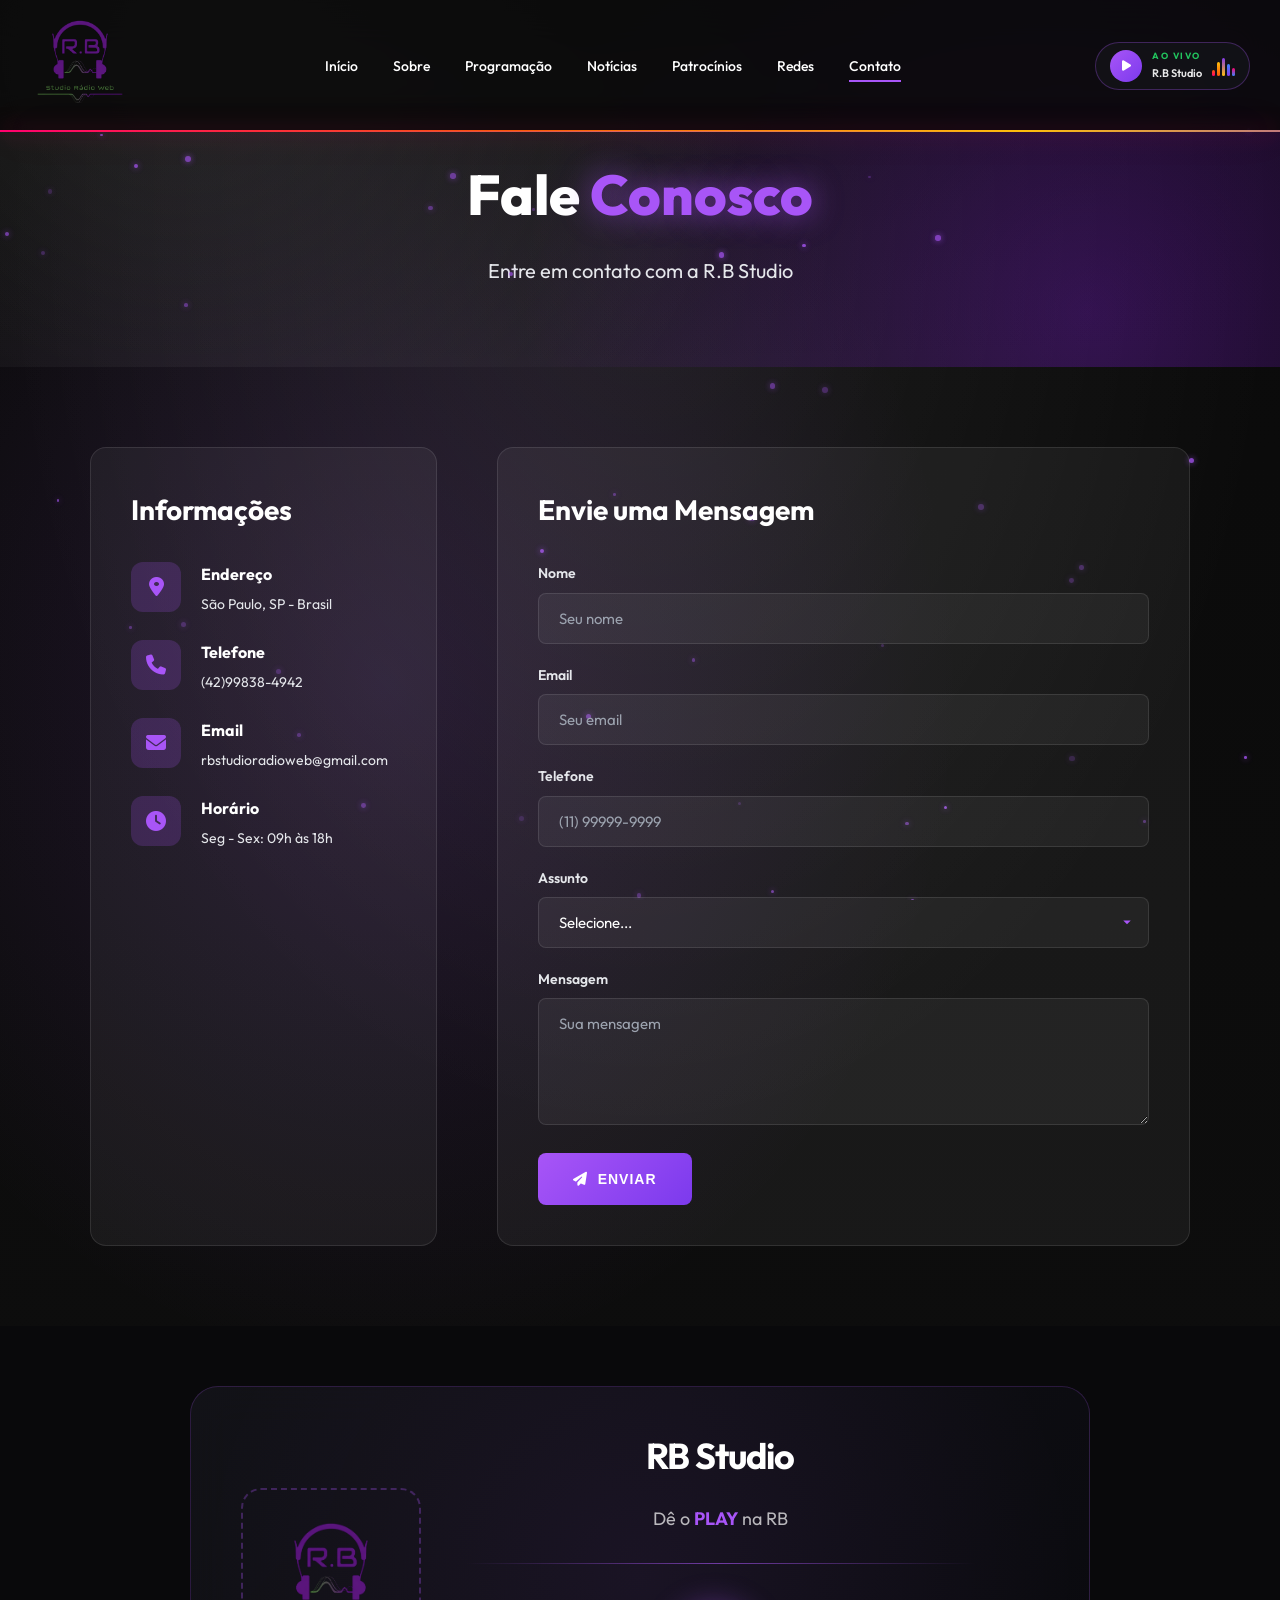
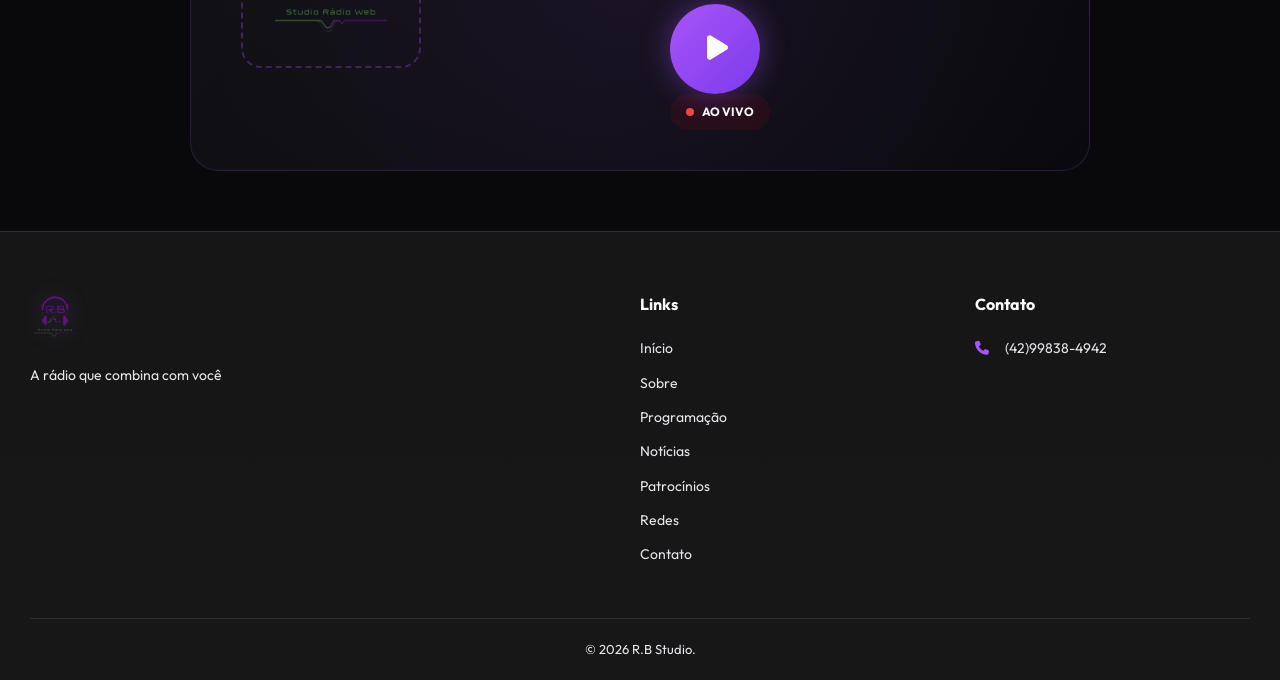
<file: contato.html>
<!DOCTYPE html>
<html lang="pt-BR">
<head>
    <meta charset="UTF-8">
    <meta name="viewport" content="width=device-width, initial-scale=1.0">
    <title>Contato - R.B Studio</title>
    <link rel="stylesheet" href="css/base.css">
    <link rel="stylesheet" href="css/page.css">
    <link rel="stylesheet" href="css/home.css">
    <link rel="stylesheet" href="css/contato.css">
    <link href="https://fonts.googleapis.com/css2?family=Outfit:wght@300;400;500;600;700;800;900&display=swap" rel="stylesheet">
    <link rel="stylesheet" href="https://cdnjs.cloudflare.com/ajax/libs/font-awesome/6.4.0/css/all.min.css">
</head>
<body>
    <div class="particles" id="particles"></div>

    <header class="header" id="header">
        <div class="container">
            <a href="index.html" class="logo"><img src="assets/LOGOrbSEMFUNDO.png" alt="R.B Studio"></a>
            <nav class="main-nav" id="mainNav">
                <a href="index.html">Início</a>
                <a href="sobre.html">Sobre</a>
                <a href="programacao.html">Programação</a>
                <a href="noticias.html">Notícias</a>
                <a href="patrocinadores.html">Patrocínios</a>
                <a href="redes.html">Redes</a>
                <a href="contato.html" class="active">Contato</a>
            </nav>
            <div class="header-player">
              <button class="header-play-btn" id="headerPlayBtn"><i class="fas fa-play"></i></button>
              <div class="header-player-info">
                <span class="header-player-status">AO VIVO</span>
                <span class="header-player-track">R.B Studio</span>
              </div>
              <div class="header-equalizer">
                <span></span><span></span><span></span><span></span><span></span>
              </div>
            </div>
            <button class="menu-toggle" id="menuToggle"><span></span><span></span><span></span></button>
      </div>
    </header>

    <section class="page-hero">
        <div class="container">
            <h1>Fale <span class="title-accent">Conosco</span></h1>
            <p>Entre em contato com a R.B Studio</p>
        </div>
    </section>

    <section class="section">
        <div class="container">
            <div class="contact-grid">
                <div class="contact-info">
                    <h2>Informações</h2>

                    <div class="info-item">
                        <div class="info-icon"><i class="fas fa-map-marker-alt"></i></div>
                        <div>
                            <h3>Endereço</h3>
                            <p>São Paulo, SP - Brasil</p>
                        </div>
                    </div>

                    <div class="info-item">
                        <div class="info-icon"><i class="fas fa-phone"></i></div>
                        <div>
                            <h3>Telefone</h3>
                            <p>(42)99838-4942</p>
                        </div>
                    </div>

                    <div class="info-item">
                        <div class="info-icon"><i class="fas fa-envelope"></i></div>
                        <div>
                            <h3>Email</h3>
                            <p>rbstudioradioweb@gmail.com</p>
                        </div>
                    </div>

                    <div class="info-item">
                        <div class="info-icon"><i class="fas fa-clock"></i></div>
                        <div>
                            <h3>Horário</h3>
                            <p>Seg - Sex: 09h às 18h</p>
                        </div>
                    </div>
                </div>

                <div class="contact-form">
                    <h2>Envie uma Mensagem</h2>
                    <form>
                        <div class="form-group">
                            <label for="nome">Nome</label>
                            <input type="text" id="nome" name="nome" placeholder="Seu nome" required>
                        </div>

                        <div class="form-group">
                            <label for="email">Email</label>
                            <input type="email" id="email" name="email" placeholder="Seu email" required>
                        </div>

                        <div class="form-group">
                            <label for="telefone">Telefone</label>
                            <input type="tel" id="telefone" name="telefone" placeholder="(11) 99999-9999">
                        </div>

                        <div class="form-group">
                            <label for="assunto">Assunto</label>
                            <select id="assunto" name="assunto">
                                <option value="">Selecione...</option>
                                <option value="contato">Contato Geral</option>
                                <option value="publicidade">Publicidade</option>
                                <option value="parceria">Parceria</option>
                                <option value="sugestao">Sugestão</option>
                                <option value="outro">Outro</option>
                            </select>
                        </div>

                        <div class="form-group">
                            <label for="mensagem">Mensagem</label>
                            <textarea id="mensagem" name="mensagem" rows="5" placeholder="Sua mensagem" required></textarea>
                        </div>

                        <button type="submit" class="btn-primary">
                            <i class="fas fa-paper-plane"></i> Enviar
                        </button>
                    </form>
                </div>
            </div>
        </div>
    </section>

    <!-- Player Premium -->
    <section class="player-section">
      <div class="player-card">
        <div class="player-left">
          <div class="player-logo-box">
            <img src="assets/LOGOrbSEMFUNDO.png" alt="R.B Studio" class="player-logo" />
          </div>
        </div>
        <div class="player-center">
          <h2 class="player-title">RB Studio</h2>
          <p class="player-subtitle">Dê o <span class="accent">PLAY</span> na RB</p>
          <div class="player-divider"></div>
          <div class="player-controls">
            <button class="play-btn"><i class="fas fa-play"></i></button>
            <div class="player-live-badge"><span class="live-dot"></span> AO VIVO</div>
          </div>
        </div>
        <div class="player-visualizer">
          <canvas id="playerVisualizer"></canvas>
        </div>
      </div>
    </section>

    <footer class="footer">
        <div class="container">
            <div class="footer-grid">
                <div class="footer-brand"><img src="assets/LOGOrbSEMFUNDO.png" alt="R.B Studio"><p>A rádio que combina com você</p></div>
                <div class="footer-links"><h4>Links</h4><a href="index.html">Início</a><a href="sobre.html">Sobre</a><a href="programacao.html">Programação</a><a href="noticias.html">Notícias</a><a href="patrocinadores.html">Patrocínios</a><a href="redes.html">Redes</a><a href="contato.html">Contato</a></div>
                <div class="footer-contact"><h4>Contato</h4><p><i class="fas fa-phone"></i> (42)99838-4942</p></div>
            </div>
            <div class="footer-bottom"><p>&copy; 2026 R.B Studio.</p></div>
        </div>
    </footer>

    <button class="back-to-top" id="backToTop"><i class="fas fa-arrow-up"></i></button>

    <script src="js/main.js"></script>
</body>
</html>
</file>
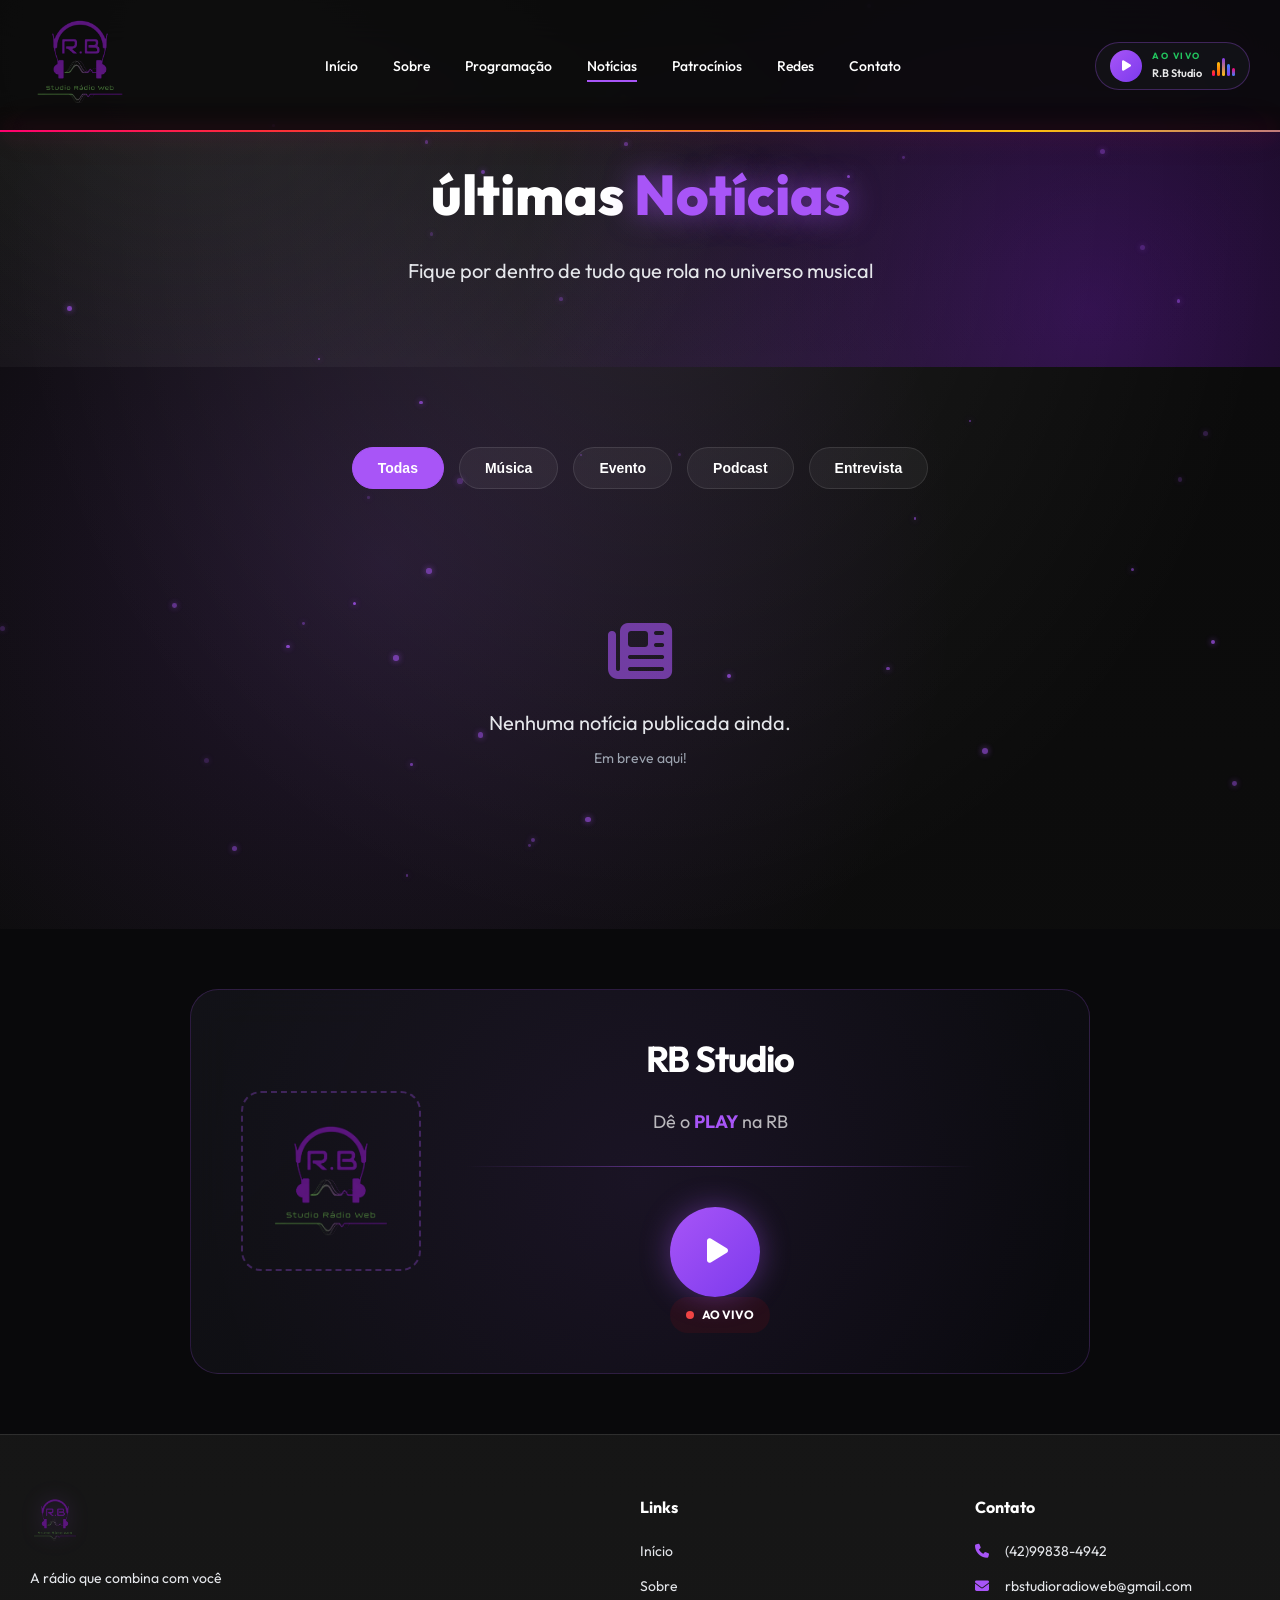
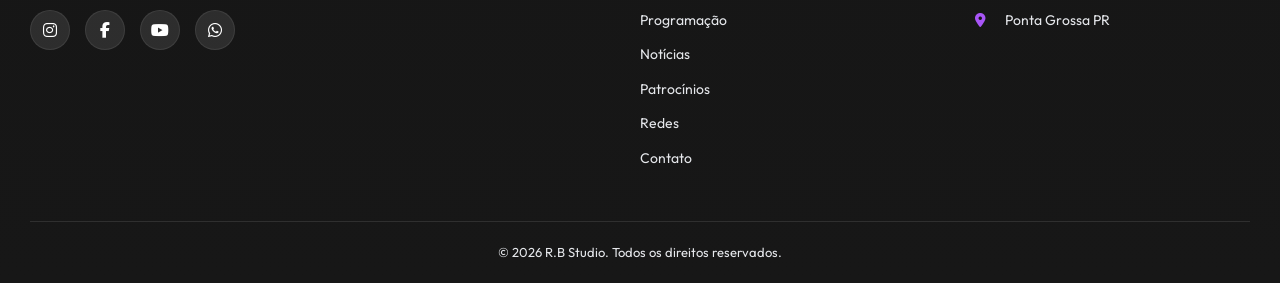
<file: noticias.html>
<!DOCTYPE html>
<html lang="pt-BR">
<head>
    <meta charset="UTF-8">
    <meta name="viewport" content="width=device-width, initial-scale=1.0">
    <title>Notícias - R.B Studio</title>
    <link rel="stylesheet" href="css/base.css">
    <link rel="stylesheet" href="css/page.css">
    <link rel="stylesheet" href="css/home.css">
    <link rel="stylesheet" href="css/noticias.css">
    <link href="https://fonts.googleapis.com/css2?family=Outfit:wght@300;400;500;600;700;800;900&display=swap" rel="stylesheet">
    <link rel="stylesheet" href="https://cdnjs.cloudflare.com/ajax/libs/font-awesome/6.4.0/css/all.min.css">
</head>
<body>
    <div class="particles" id="particles"></div>

    <header class="header" id="header">
        <div class="container">
            <a href="index.html" class="logo"><img src="assets/LOGOrbSEMFUNDO.png" alt="R.B Studio"></a>
            <nav class="main-nav" id="mainNav">
                <a href="index.html">Início</a>
                <a href="sobre.html">Sobre</a>
                <a href="programacao.html">Programação</a>
                <a href="noticias.html" class="active">Notícias</a>
                <a href="patrocinadores.html">Patrocínios</a>
                <a href="redes.html">Redes</a>
                <a href="contato.html">Contato</a>
            </nav>
            <button class="menu-toggle" id="menuToggle"><span></span><span></span><span></span></button>
        <div class="header-player">
          <button class="header-play-btn" id="headerPlayBtn"><i class="fas fa-play"></i></button>
          <div class="header-player-info">
            <span class="header-player-status">AO VIVO</span>
            <span class="header-player-track">R.B Studio</span>
          </div>
          <div class="header-equalizer">
            <span></span><span></span><span></span><span></span><span></span>
          </div>
        </div>
      </div>
    </header>

    <section class="page-hero">
        <div class="container">
            <h1> últimas <span class="title-accent">Notícias</span></h1>
            <p>Fique por dentro de tudo que rola no universo musical</p>
        </div>
    </section>

    <section class="section">
        <div class="container">
            <div class="news-filters">
                <button class="filter-btn active">Todas</button>
                <button class="filter-btn">Música</button>
                <button class="filter-btn">Evento</button>
                <button class="filter-btn">Podcast</button>
                <button class="filter-btn">Entrevista</button>
            </div>

            <div class="news-grid">
                <div class="news-empty">
                    <i class="fas fa-newspaper"></i>
                    <p>Nenhuma notícia publicada ainda.</p>
                    <span>Em breve aqui!</span>
                </div>
            </div>
        </div>
    </section>

    <!-- Player Premium -->
    <section class="player-section">
      <div class="player-card">
        <div class="player-left">
          <div class="player-logo-box">
            <img src="assets/LOGOrbSEMFUNDO.png" alt="R.B Studio" class="player-logo" />
          </div>
        </div>
        <div class="player-center">
          <h2 class="player-title">RB Studio</h2>
          <p class="player-subtitle">Dê o <span class="accent">PLAY</span> na RB</p>
          <div class="player-divider"></div>
          <div class="player-controls">
            <button class="play-btn"><i class="fas fa-play"></i></button>
            <div class="player-live-badge"><span class="live-dot"></span> AO VIVO</div>
          </div>
        </div>
        <div class="player-visualizer">
          <canvas id="playerVisualizer"></canvas>
        </div>
      </div>
    </section>

    <footer class="footer">
      <div class="container">
        <div class="footer-grid">
          <div class="footer-brand">
            <img src="assets/LOGOrbSEMFUNDO.png" alt="R.B Studio" />
            <p>A rádio que combina com você</p>
            <div class="footer-social">
              <a href="#"><i class="fab fa-instagram"></i></a>
              <a href="#"><i class="fab fa-facebook-f"></i></a>
              <a href="#"><i class="fab fa-youtube"></i></a>
              <a href="#"><i class="fab fa-whatsapp"></i></a>
            </div>
          </div>
          <div class="footer-links">
            <h4>Links</h4>
            <a href="index.html">Início</a>
            <a href="sobre.html">Sobre</a>
            <a href="programacao.html">Programação</a>
            <a href="noticias.html">Notícias</a>
            <a href="patrocinadores.html">Patrocínios</a>
            <a href="redes.html">Redes</a>
            <a href="contato.html">Contato</a>
          </div>
          <div class="footer-contact">
            <h4>Contato</h4>
            <p><i class="fas fa-phone"></i>(42)99838-4942</p>
            <p><i class="fas fa-envelope"></i> rbstudioradioweb@gmail.com</p>
            <p><i class="fas fa-map-marker-alt"></i> Ponta Grossa PR</p>
          </div>
        </div>
        <div class="footer-bottom">
          <p>&copy; 2026 R.B Studio. Todos os direitos reservados.</p>
        </div>
      </div>
    </footer>

    <button class="back-to-top" id="backToTop"><i class="fas fa-arrow-up"></i></button>

    <script src="js/main.js"></script>
</body>
</html>
</file>
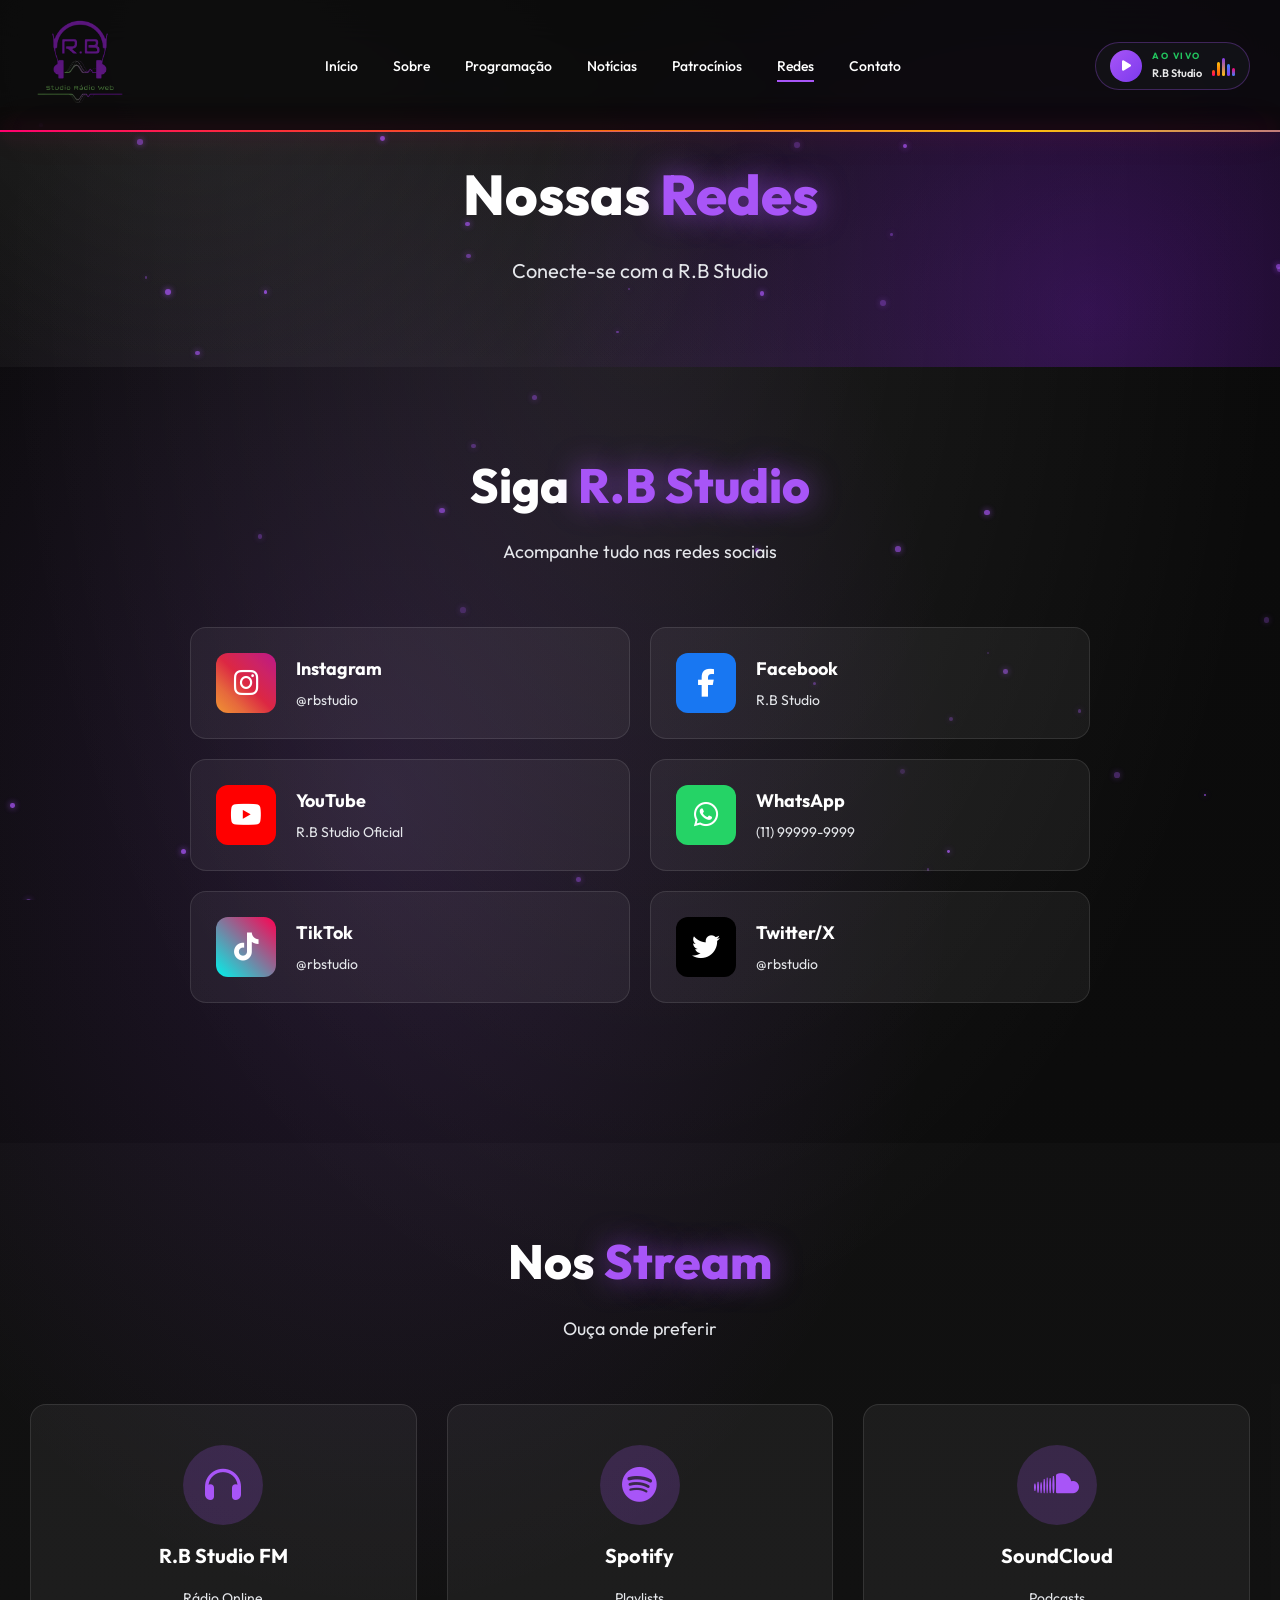
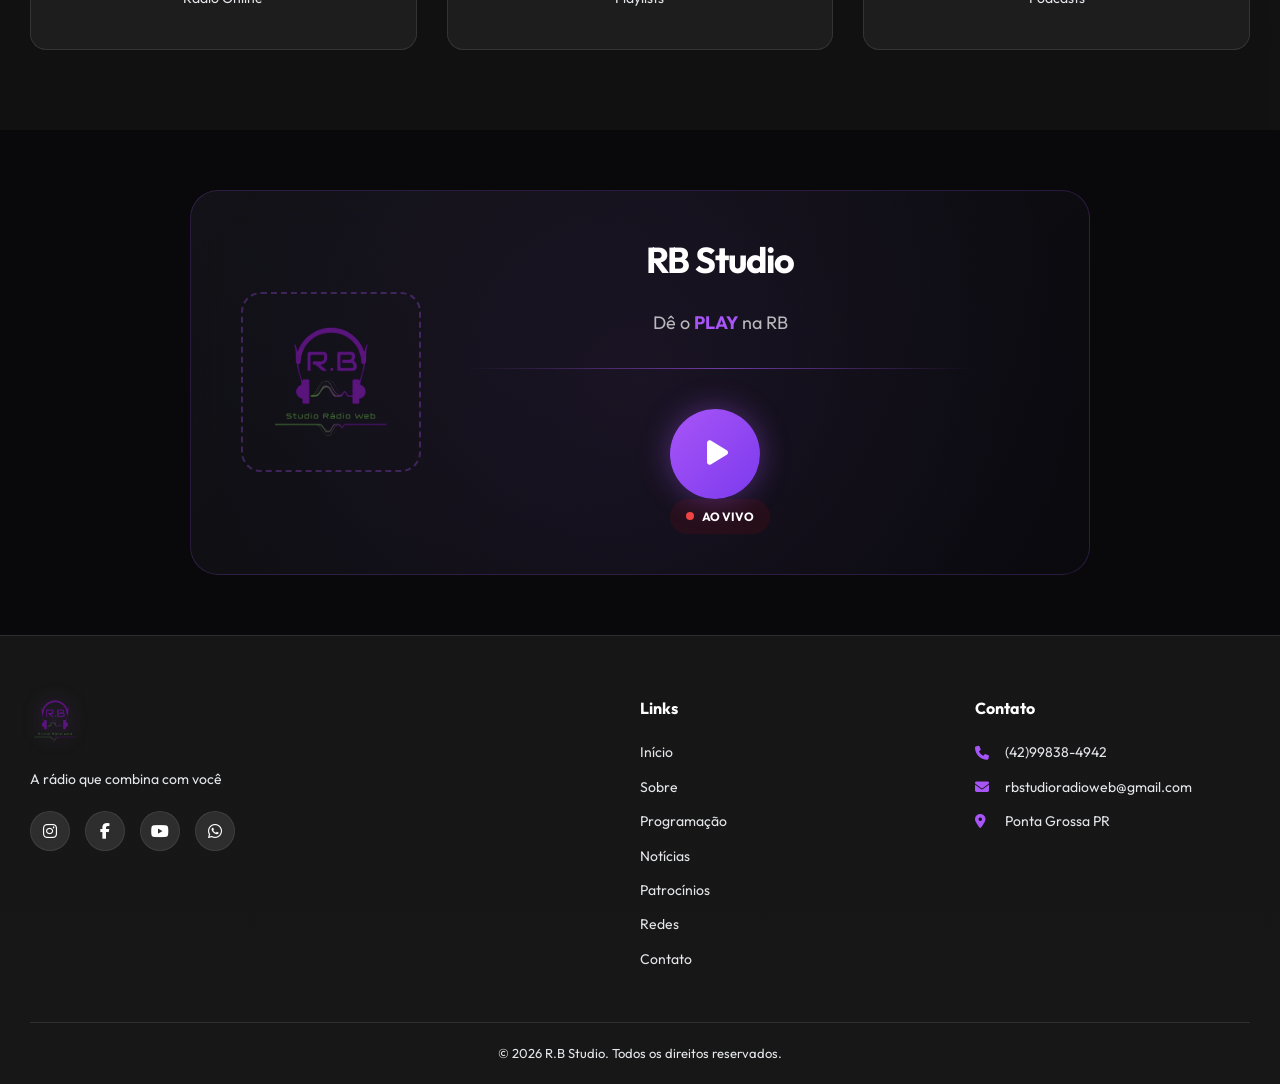
<file: redes.html>
<!DOCTYPE html>
<html lang="pt-BR">
<head>
    <meta charset="UTF-8">
    <meta name="viewport" content="width=device-width, initial-scale=1.0">
    <title>Redes Sociais - R.B Studio</title>
    <link rel="stylesheet" href="css/base.css">
    <link rel="stylesheet" href="css/page.css">
    <link rel="stylesheet" href="css/home.css">
    <link rel="stylesheet" href="css/redes.css">
    <link href="https://fonts.googleapis.com/css2?family=Outfit:wght@300;400;500;600;700;800;900&display=swap" rel="stylesheet">
    <link rel="stylesheet" href="https://cdnjs.cloudflare.com/ajax/libs/font-awesome/6.4.0/css/all.min.css">
</head>
<body>
    <div class="particles" id="particles"></div>

    <header class="header" id="header">
        <div class="container">
            <a href="index.html" class="logo"><img src="assets/LOGOrbSEMFUNDO.png" alt="R.B Studio"></a>
            <nav class="main-nav" id="mainNav">
                <a href="index.html">Início</a>
                <a href="sobre.html">Sobre</a>
                <a href="programacao.html">Programação</a>
                <a href="noticias.html">Notícias</a>
                <a href="patrocinadores.html">Patrocínios</a>
                <a href="redes.html" class="active">Redes</a>
                <a href="contato.html">Contato</a>
            </nav>
            <button class="menu-toggle" id="menuToggle"><span></span><span></span><span></span></button>
        <div class="header-player">
          <button class="header-play-btn" id="headerPlayBtn"><i class="fas fa-play"></i></button>
          <div class="header-player-info">
            <span class="header-player-status">AO VIVO</span>
            <span class="header-player-track">R.B Studio</span>
          </div>
          <div class="header-equalizer">
            <span></span><span></span><span></span><span></span><span></span>
          </div>
        </div>
      </div>
    </header>

    <section class="page-hero">
        <div class="container">
            <h1>Nossas <span class="title-accent">Redes</span></h1>
            <p>Conecte-se com a R.B Studio</p>
        </div>
    </section>

    <section class="section">
        <div class="container">
            <div class="section-header">
                <h2 class="section-title">Siga <span class="title-accent">R.B Studio</span></h2>
                <p class="section-subtitle">Acompanhe tudo nas redes sociais</p>
            </div>

            <div class="social-grid">
                <a href="#" class="social-card instagram">
                    <div class="social-icon"><i class="fab fa-instagram"></i></div>
                    <div class="social-info">
                        <h3>Instagram</h3>
                        <p>@rbstudio</p>
                    </div>
                    <div class="social-arrow"><i class="fas fa-arrow-right"></i></div>
                </a>

                <a href="#" class="social-card facebook">
                    <div class="social-icon"><i class="fab fa-facebook-f"></i></div>
                    <div class="social-info">
                        <h3>Facebook</h3>
                        <p>R.B Studio</p>
                    </div>
                    <div class="social-arrow"><i class="fas fa-arrow-right"></i></div>
                </a>

                <a href="#" class="social-card youtube">
                    <div class="social-icon"><i class="fab fa-youtube"></i></div>
                    <div class="social-info">
                        <h3>YouTube</h3>
                        <p>R.B Studio Oficial</p>
                    </div>
                    <div class="social-arrow"><i class="fas fa-arrow-right"></i></div>
                </a>

                <a href="#" class="social-card whatsapp">
                    <div class="social-icon"><i class="fab fa-whatsapp"></i></div>
                    <div class="social-info">
                        <h3>WhatsApp</h3>
                        <p>(11) 99999-9999</p>
                    </div>
                    <div class="social-arrow"><i class="fas fa-arrow-right"></i></div>
                </a>

                <a href="#" class="social-card tiktok">
                    <div class="social-icon"><i class="fab fa-tiktok"></i></div>
                    <div class="social-info">
                        <h3>TikTok</h3>
                        <p>@rbstudio</p>
                    </div>
                    <div class="social-arrow"><i class="fas fa-arrow-right"></i></div>
                </a>

                <a href="#" class="social-card twitter">
                    <div class="social-icon"><i class="fab fa-twitter"></i></div>
                    <div class="social-info">
                        <h3>Twitter/X</h3>
                        <p>@rbstudio</p>
                    </div>
                    <div class="social-arrow"><i class="fas fa-arrow-right"></i></div>
                </a>
            </div>
        </div>
    </section>

    <section class="section stream-section">
        <div class="container">
            <div class="section-header">
                <h2 class="section-title">Nos <span class="title-accent">Stream</span></h2>
                <p class="section-subtitle">Ouça onde preferir</p>
            </div>

            <div class="stream-grid">
                <a href="#" class="stream-card">
                    <div class="stream-icon"><i class="fas fa-headphones"></i></div>
                    <h3>R.B Studio FM</h3>
                    <p>Rádio Online</p>
                </a>
                <a href="#" class="stream-card">
                    <div class="stream-icon"><i class="fab fa-spotify"></i></div>
                    <h3>Spotify</h3>
                    <p>Playlists</p>
                </a>
                <a href="#" class="stream-card">
                    <div class="stream-icon"><i class="fab fa-soundcloud"></i></div>
                    <h3>SoundCloud</h3>
                    <p>Podcasts</p>
                </a>
            </div>
        </div>
    </section>

    <!-- Player Premium -->
    <section class="player-section">
      <div class="player-card">
        <div class="player-left">
          <div class="player-logo-box">
            <img src="assets/LOGOrbSEMFUNDO.png" alt="R.B Studio" class="player-logo" />
          </div>
        </div>
        <div class="player-center">
          <h2 class="player-title">RB Studio</h2>
          <p class="player-subtitle">Dê o <span class="accent">PLAY</span> na RB</p>
          <div class="player-divider"></div>
          <div class="player-controls">
            <button class="play-btn"><i class="fas fa-play"></i></button>
            <div class="player-live-badge"><span class="live-dot"></span> AO VIVO</div>
          </div>
        </div>
        <div class="player-visualizer">
          <canvas id="playerVisualizer"></canvas>
        </div>
      </div>
    </section>

    <footer class="footer">
      <div class="container">
        <div class="footer-grid">
          <div class="footer-brand">
            <img src="assets/LOGOrbSEMFUNDO.png" alt="R.B Studio" />
            <p>A rádio que combina com você</p>
            <div class="footer-social">
              <a href="#"><i class="fab fa-instagram"></i></a>
              <a href="#"><i class="fab fa-facebook-f"></i></a>
              <a href="#"><i class="fab fa-youtube"></i></a>
              <a href="#"><i class="fab fa-whatsapp"></i></a>
            </div>
          </div>
          <div class="footer-links">
            <h4>Links</h4>
            <a href="index.html">Início</a>
            <a href="sobre.html">Sobre</a>
            <a href="programacao.html">Programação</a>
            <a href="noticias.html">Notícias</a>
            <a href="patrocinadores.html">Patrocínios</a>
            <a href="redes.html">Redes</a>
            <a href="contato.html">Contato</a>
          </div>
          <div class="footer-contact">
            <h4>Contato</h4>
            <p><i class="fas fa-phone"></i>(42)99838-4942</p>
            <p><i class="fas fa-envelope"></i> rbstudioradioweb@gmail.com</p>
            <p><i class="fas fa-map-marker-alt"></i> Ponta Grossa PR</p>
          </div>
        </div>
        <div class="footer-bottom">
          <p>&copy; 2026 R.B Studio. Todos os direitos reservados.</p>
        </div>
      </div>
    </footer>

    <button class="back-to-top" id="backToTop"><i class="fas fa-arrow-up"></i></button>

    <script src="js/main.js"></script>
</body>
</html>
</file>
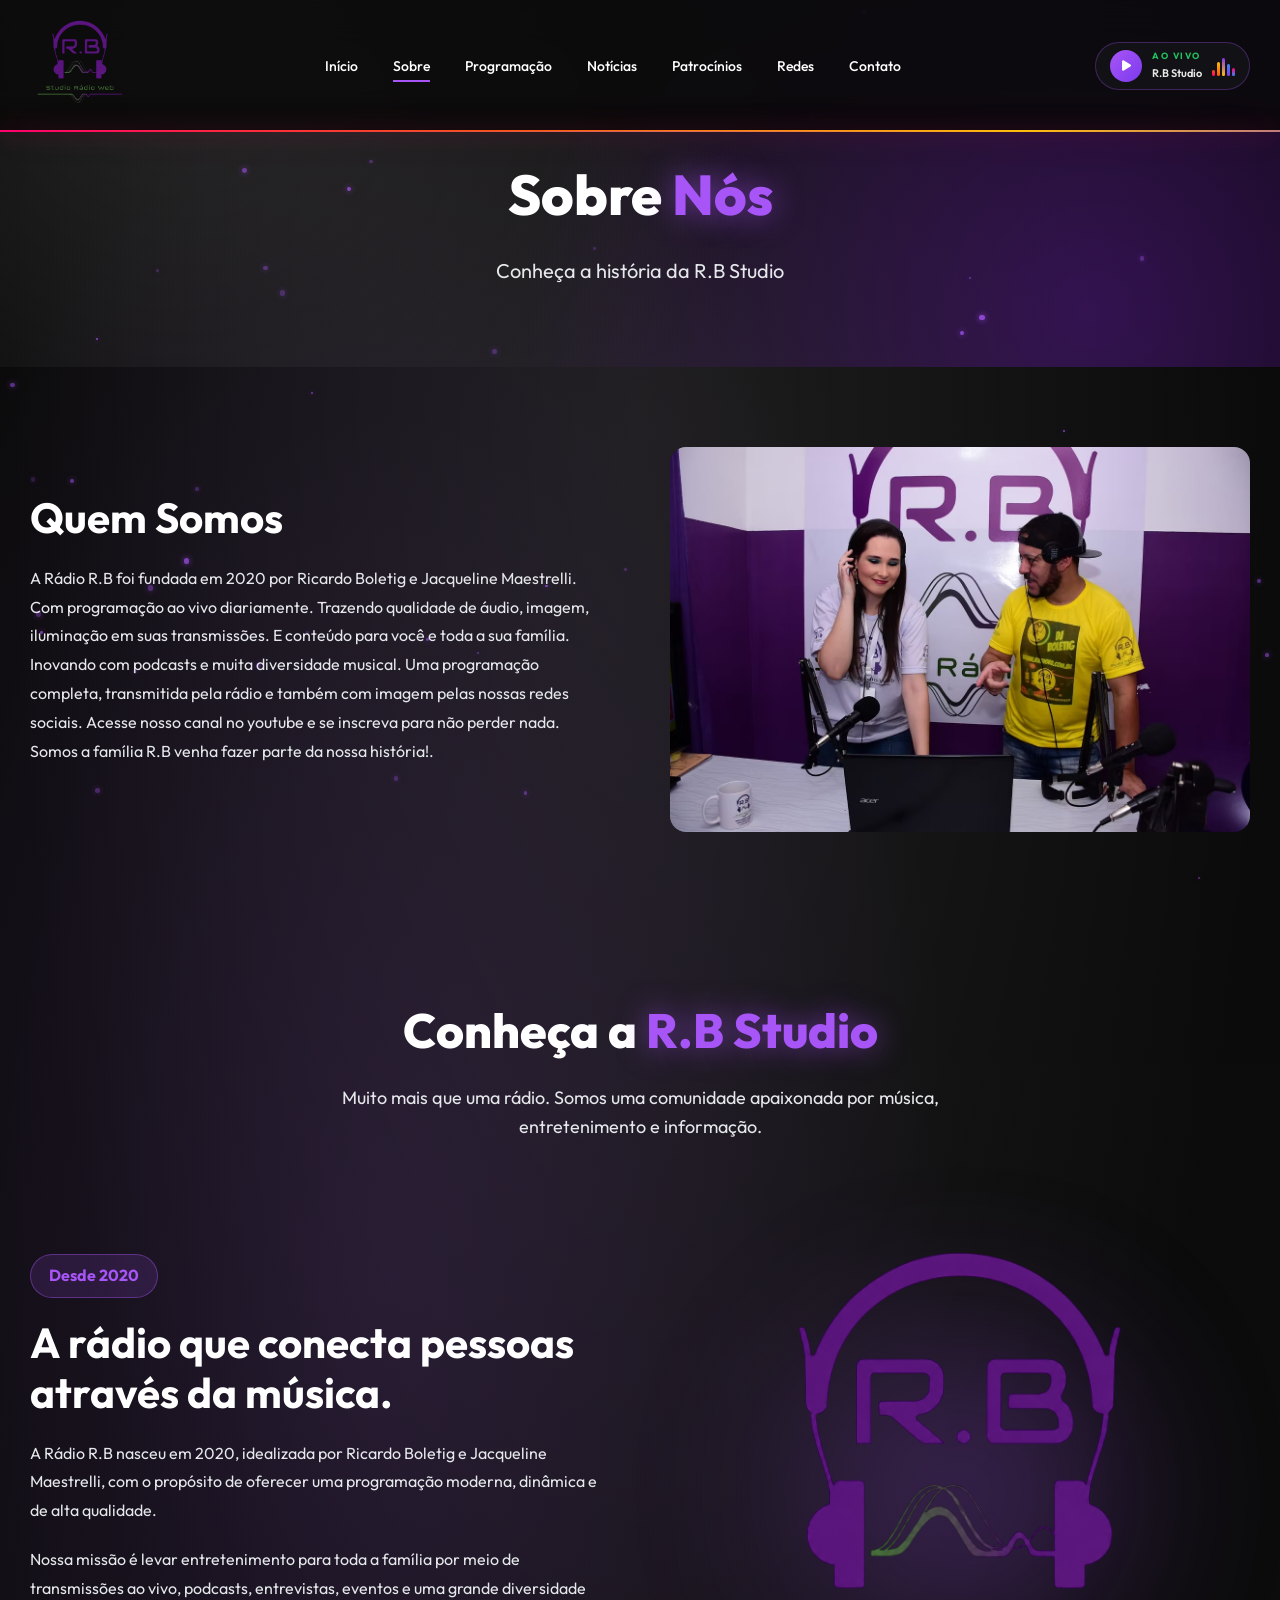
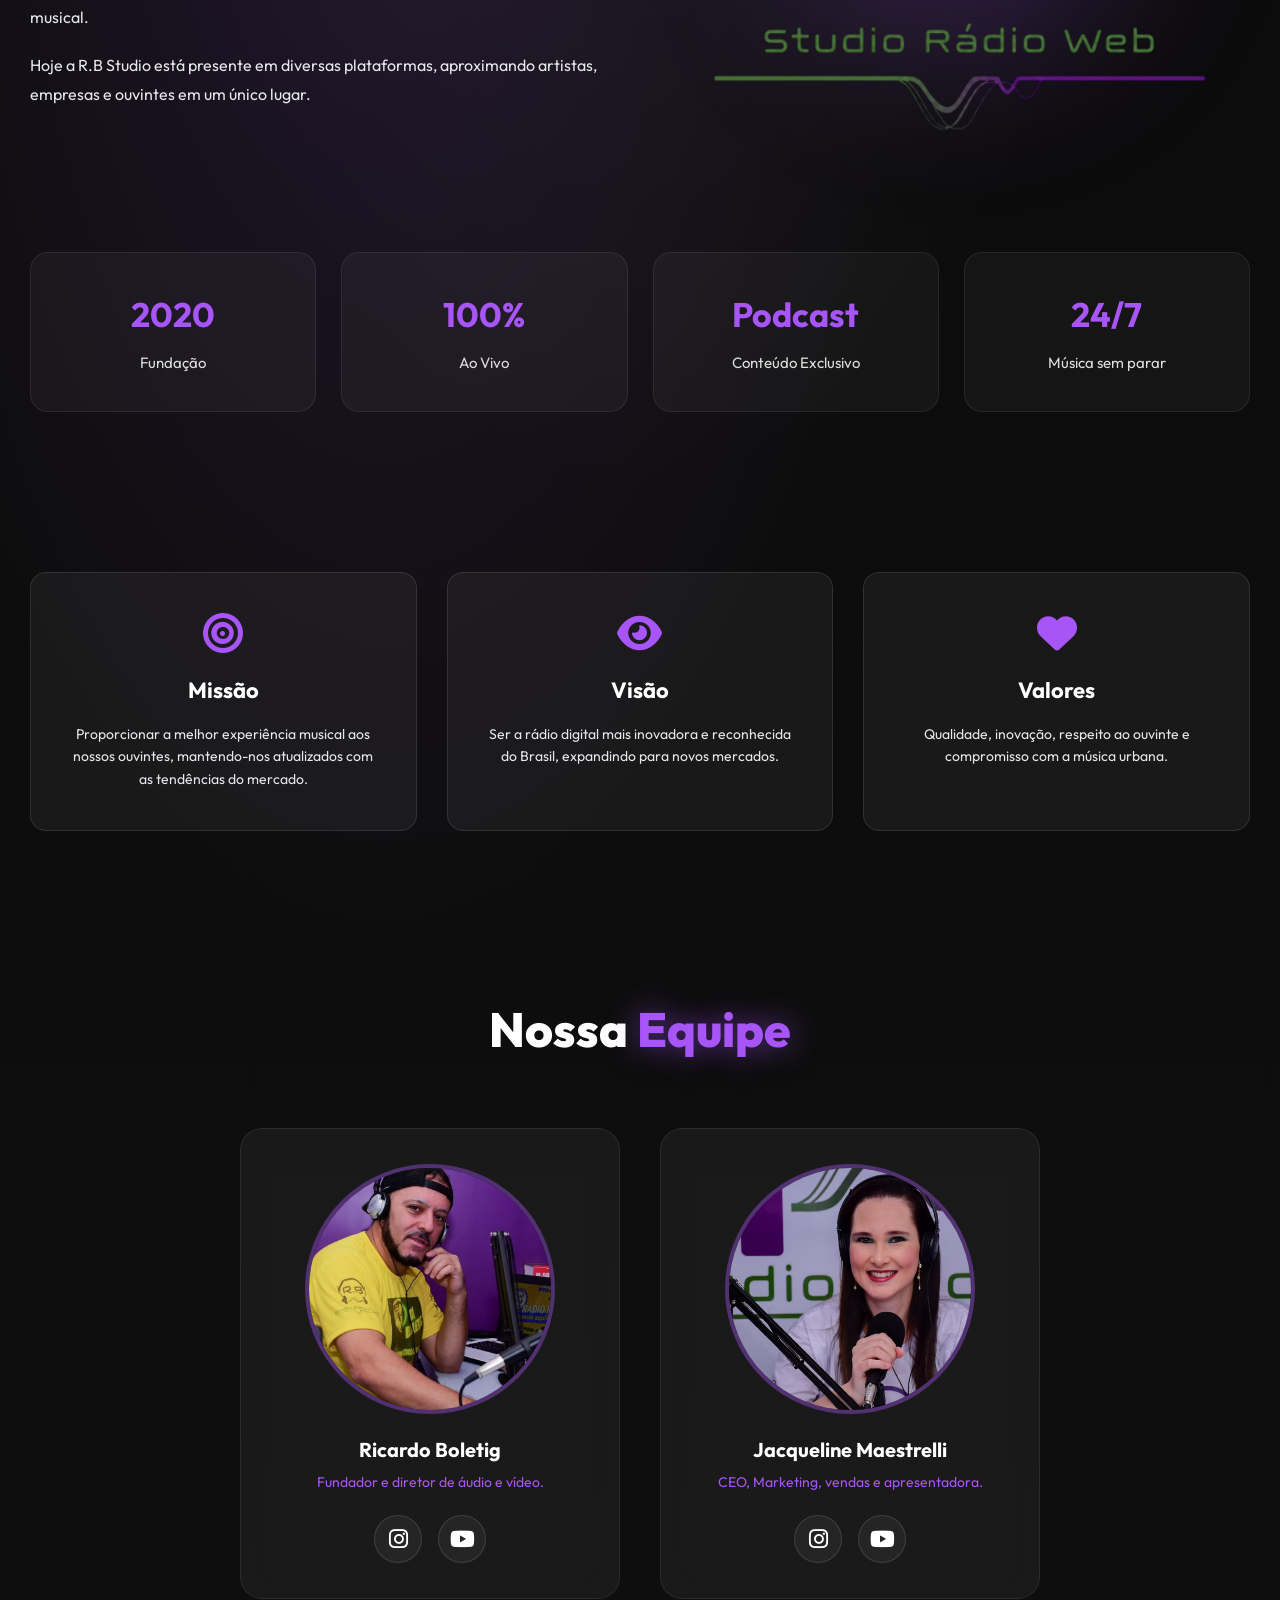
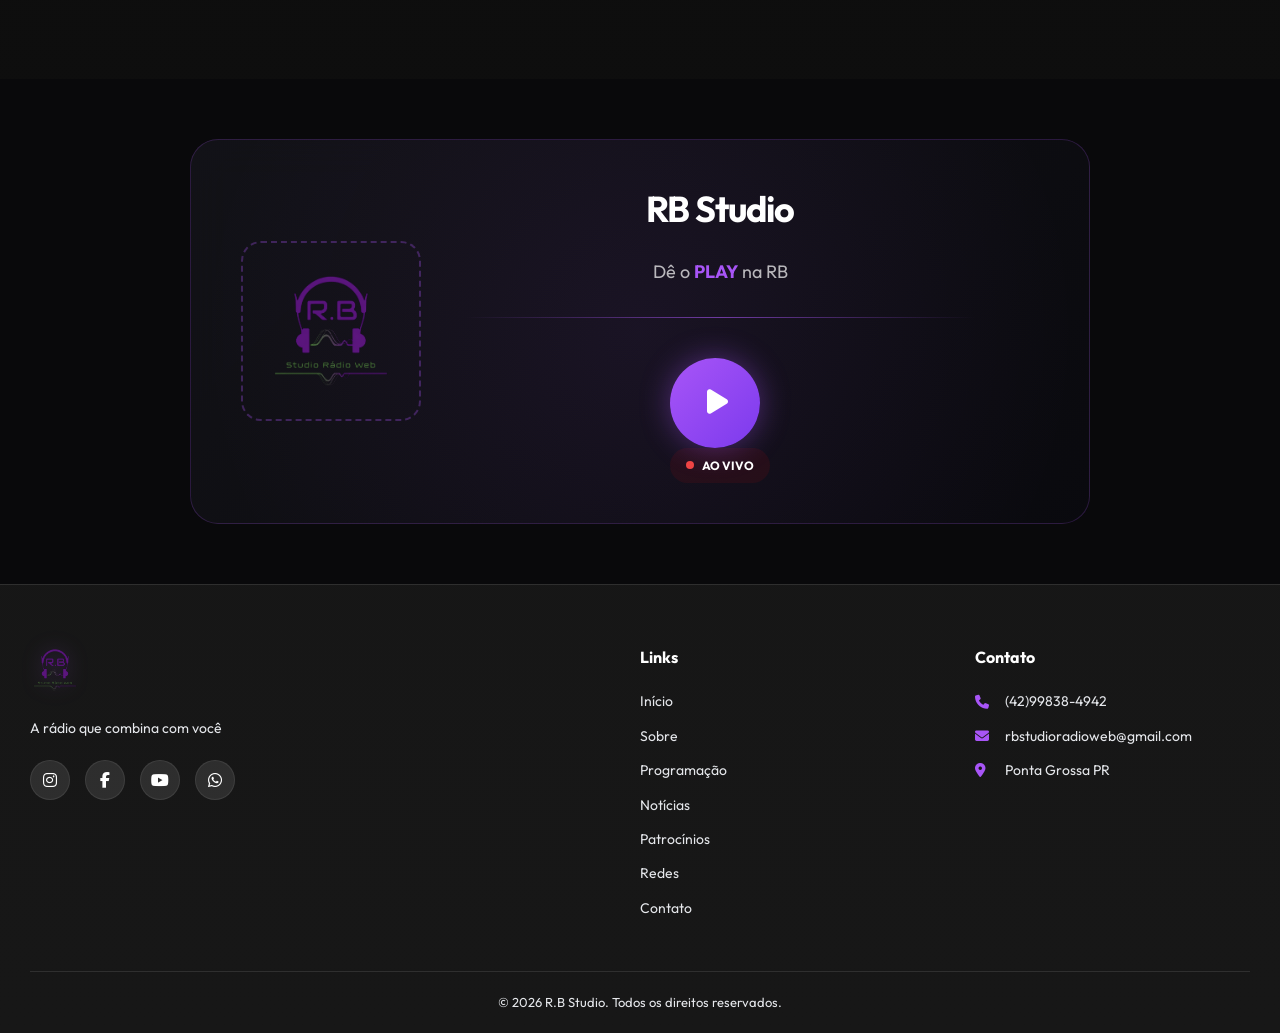
<file: sobre.html>
<!doctype html>
<html lang="pt-BR">
  <head>
    <meta charset="UTF-8" />
    <meta name="viewport" content="width=device-width, initial-scale=1.0" />
    <title>Sobre Nós - R.B Studio</title>
    <link rel="stylesheet" href="css/base.css" />
    <link rel="stylesheet" href="css/page.css" />
    <link rel="stylesheet" href="css/home.css" />
    <link rel="preconnect" href="https://fonts.googleapis.com" />
    <link rel="preconnect" href="https://fonts.gstatic.com" crossorigin />
    <link
      href="https://fonts.googleapis.com/css2?family=Outfit:wght@300;400;500;600;700;800;900&display=swap"
      rel="stylesheet"
    />
    <link
      rel="stylesheet"
      href="https://cdnjs.cloudflare.com/ajax/libs/font-awesome/6.4.0/css/all.min.css"
    />
  </head>
  <body>
    <!-- Splash Screen -->
    <div class="splash-screen" id="splashScreen">
      <img src="assets/LOGOrbSEMFUNDO.png" alt="R.B Studio" class="splash-logo" />
      <p class="splash-text">Carregando...</p>
      <div class="splash-progress">
        <div class="splash-bar" id="splashProgress"></div>
      </div>
    </div>

    <!-- Particles -->
    <div class="particles" id="particles"></div>

    <!-- Header -->
    <header class="header" id="header">
      <div class="container">
        <a href="index.html" class="logo"
          ><img src="assets/LOGOrbSEMFUNDO.png" alt="R.B Studio"
        /></a>
        <nav class="main-nav" id="mainNav">
          <a href="index.html">Início</a>
          <a href="sobre.html" class="active">Sobre</a>
          <a href="programacao.html">Programação</a>
          <a href="noticias.html">Notícias</a>
          <a href="patrocinadores.html">Patrocínios</a>
          <a href="redes.html">Redes</a>
          <a href="contato.html">Contato</a>
        </nav>
        <button class="menu-toggle" id="menuToggle">
          <span></span><span></span><span></span>
        </button>
        <div class="header-player">
          <button class="header-play-btn" id="headerPlayBtn"><i class="fas fa-play"></i></button>
          <div class="header-player-info">
            <span class="header-player-status">AO VIVO</span>
            <span class="header-player-track">R.B Studio</span>
          </div>
          <div class="header-equalizer">
            <span></span><span></span><span></span><span></span><span></span>
          </div>
        </div>
      </div>
    </header>

    <!-- Hero -->
    <section class="page-hero">
      <div class="container">
        <h1>Sobre <span class="title-accent">Nós</span></h1>
        <p>Conheça a história da R.B Studio</p>
      </div>
    </section>

    <!-- Sobre -->
    <section class="section about-section">
      <div class="container">
        <div class="about-grid">
          <div class="about-content">
            <h2>Quem Somos</h2>
            <p>
              A Rádio R.B foi fundada em 2020 por Ricardo Boletig e Jacqueline
              Maestrelli. Com programação ao vivo diariamente. Trazendo
              qualidade de áudio, imagem, iluminação em suas transmissões. E
              conteúdo para você e toda a sua família. Inovando com podcasts e
              muita diversidade musical. Uma programação completa, transmitida
              pela rádio e também com imagem pelas nossas redes sociais. Acesse
              nosso canal no youtube e se inscreva para não perder nada. Somos a
              família R.B venha fazer parte da nossa história!.
            </p>
          </div>
          <div class="about-image">
            <img src="assets/radioREAL.avif" alt="R.B Studio" />
          </div>
        </div>
      </div>
    </section>

    <section class="section about-section">
      <div class="container">
        <div class="section-header">
          <h2 class="section-title">
            Conheça a <span class="title-accent">R.B Studio</span>
          </h2>

          <p class="section-subtitle">
            Muito mais que uma rádio. Somos uma comunidade apaixonada por
            música, entretenimento e informação.
          </p>
        </div>

        <div class="about-grid">
          <div class="about-content">
            <span class="about-badge"> Desde 2020 </span>

            <h2>A rádio que conecta pessoas através da música.</h2>

            <p>
              A Rádio R.B nasceu em 2020, idealizada por Ricardo Boletig e
              Jacqueline Maestrelli, com o propósito de oferecer uma programação
              moderna, dinâmica e de alta qualidade.
            </p>

            <p>
              Nossa missão é levar entretenimento para toda a família por meio
              de transmissões ao vivo, podcasts, entrevistas, eventos e uma
              grande diversidade musical.
            </p>

            <p>
              Hoje a R.B Studio está presente em diversas plataformas,
              aproximando artistas, empresas e ouvintes em um único lugar.
            </p>
          </div>

          <div class="about-image">
            <div class="image-glow"></div>

            <img src="assets/LOGOrbSEMFUNDO.png" alt="Logo R.B Studio" />
          </div>
        </div>

        <div class="about-stats">
          <div class="stat-card">
            <h3>2020</h3>
            <span>Fundação</span>
          </div>

          <div class="stat-card">
            <h3>100%</h3>
            <span>Ao Vivo</span>
          </div>

          <div class="stat-card">
            <h3>Podcast</h3>
            <span>Conteúdo Exclusivo</span>
          </div>

          <div class="stat-card">
            <h3>24/7</h3>
            <span>Música sem parar</span>
          </div>
        </div>
      </div>
    </section>

    <!-- Missão/Valores -->
    <section class="section values-section">
      <div class="container">
        <div class="values-grid">
          <div class="value-card">
            <i class="fas fa-bullseye"></i>
            <h3>Missão</h3>
            <p>
              Proporcionar a melhor experiência musical aos nossos ouvintes,
              mantendo-nos atualizados com as tendências do mercado.
            </p>
          </div>
          <div class="value-card">
            <i class="fas fa-eye"></i>
            <h3>Visão</h3>
            <p>
              Ser a rádio digital mais inovadora e reconhecida do Brasil,
              expandindo para novos mercados.
            </p>
          </div>
          <div class="value-card">
            <i class="fas fa-heart"></i>
            <h3>Valores</h3>
            <p>
              Qualidade, inovação, respeito ao ouvinte e compromisso com a
              música urbana.
            </p>
          </div>
        </div>
      </div>
    </section>

    <!-- Equipe -->
<section class="section team-section">
  <div class="container">
    <div class="section-header">
      <h2 class="section-title">
        Nossa <span class="title-accent">Equipe</span>
      </h2>
    </div>

    <div class="team-grid">

      <div class="team-card">
        <img src="assets/RicardoRB.avif" alt="Ricardo Boletig">

        <h3>Ricardo Boletig</h3>
        <p>Fundador e diretor de áudio e vídeo.</p>

        <div class="team-social">
          <a href="https://www.instagram.com/rbstudioradioweb/" target="_blank">
            <i class="fab fa-instagram"></i>
          </a>

          <a href="https://www.youtube.com/@rbstudioradioweb1813" target="_blank">
            <i class="fab fa-youtube"></i>
          </a>
        </div>
      </div>

      <div class="team-card">
        <img src="assets/JacquelineRB.avif" alt="Jacqueline Maestrelli">

        <h3>Jacqueline Maestrelli</h3>
        <p>CEO, Marketing, vendas e apresentadora.</p>

        <div class="team-social">
          <a href="https://www.instagram.com/rbstudioradioweb/" target="_blank">
            <i class="fab fa-instagram"></i>
          </a>

          <a href="https://www.youtube.com/@rbstudioradioweb1813" target="_blank">
            <i class="fab fa-youtube"></i>
          </a>
        </div>
      </div>

    </div>
  </div>
</section>

    <!-- Player Premium -->
    <section class="player-section">
      <div class="player-card">
        <div class="player-left">
          <div class="player-logo-box">
            <img src="assets/LOGOrbSEMFUNDO.png" alt="R.B Studio" class="player-logo" />
          </div>
        </div>
        <div class="player-center">
          <h2 class="player-title">RB Studio</h2>
          <p class="player-subtitle">Dê o <span class="accent">PLAY</span> na RB</p>
          <div class="player-divider"></div>
          <div class="player-controls">
            <button class="play-btn"><i class="fas fa-play"></i></button>
            <div class="player-live-badge"><span class="live-dot"></span> AO VIVO</div>
          </div>
        </div>
        <div class="player-visualizer">
          <canvas id="playerVisualizer"></canvas>
        </div>
      </div>
    </section>

    <!-- Footer -->
    <footer class="footer">
      <div class="container">
        <div class="footer-grid">
          <div class="footer-brand">
            <img src="assets/LOGOrbSEMFUNDO.png" alt="R.B Studio" />
            <p>A rádio que combina com você</p>
            <div class="footer-social">
              <a href="#"><i class="fab fa-instagram"></i></a>
              <a href="#"><i class="fab fa-facebook-f"></i></a>
              <a href="#"><i class="fab fa-youtube"></i></a>
              <a href="#"><i class="fab fa-whatsapp"></i></a>
            </div>
          </div>
          <div class="footer-links">
            <h4>Links</h4>
            <a href="index.html">Início</a>
            <a href="sobre.html">Sobre</a>
            <a href="programacao.html">Programação</a>
            <a href="noticias.html">Notícias</a>
            <a href="patrocinadores.html">Patrocínios</a>
            <a href="redes.html">Redes</a>
            <a href="contato.html">Contato</a>
          </div>
          <div class="footer-contact">
            <h4>Contato</h4>
            <p><i class="fas fa-phone"></i>(42)99838-4942</p>
            <p><i class="fas fa-envelope"></i> rbstudioradioweb@gmail.com</p>
            <p><i class="fas fa-map-marker-alt"></i> Ponta Grossa PR</p>
          </div>
        </div>
        <div class="footer-bottom">
          <p>&copy; 2026 R.B Studio. Todos os direitos reservados.</p>
        </div>
      </div>
    </footer>

    <button class="back-to-top" id="backToTop"><i class="fas fa-arrow-up"></i></button>

    <script src="js/main.js"></script>
  </body>
</html>
</file>
<file: css/base.css>
/* ========================================
   R.B STUDIO - BASE CSS (Compartilhado)
   ======================================== */

:root {
    --purple-neon: #a855f7;
    --purple-dark: #7c3aed;
    --purple-light: #c084fc;
    --green-neon: #22c55e;
    --green-light: #4ade80;
    --yellow-neon: #facc15;
    --yellow-light: #fde047;
    --white: #ffffff;
    --black: #0a0a0a;
    --gray-100: #f3f4f6;
    --gray-200: #e5e7eb;
    --gray-800: #1f2937;

    --glow-purple: 0 0 20px rgba(168, 85, 247, 0.5);
    --glow-green: 0 0 20px rgba(34, 197, 94, 0.5);
    --glow-yellow: 0 0 20px rgba(250, 204, 21, 0.5);
    --glass-bg: rgba(255, 255, 255, 0.05);
    --glass-border: rgba(255, 255, 255, 0.1);
}

* { margin: 0; padding: 0; box-sizing: border-box; }

html { scroll-behavior: smooth; }

html { background: radial-gradient(ellipse 100% 80% at 50% 10%, rgba(255, 255, 255, 0.08) 0%, transparent 50%), radial-gradient(ellipse 90% 60% at 30% 30%, rgba(168, 85, 247, 0.15) 0%, transparent 50%), linear-gradient(180deg, #0a0a0a 0%, #0f0f0f 100%); }

body {
    font-family: 'Outfit', sans-serif;
    color: var(--white);
    overflow-x: hidden;
    line-height: 1.6;
    min-height: 100vh;
    background: transparent;
}

/* ========== PARTÍCULAS ========== */
.particles {
    position: fixed;
    top: 0; left: 0;
    width: 100%; height: 100%;
    pointer-events: none;
    z-index: 0;
    overflow: hidden;
}

.particle {
    position: absolute;
    background: var(--purple-neon);
    border-radius: 50%;
    box-shadow: 0 0 6px var(--purple-neon);
    animation: float 8s infinite ease-in-out;
    opacity: 0.6;
}

/* Particles com batida - rápida e constante */
.particle:nth-child(3n) {
    width: 4px; height: 4px;
    animation: beatPulse 0.15s infinite linear;
}
.particle:nth-child(3n+1) {
    width: 2px; height: 2px;
    animation: beatMove 0.2s infinite linear;
}
.particle:nth-child(3n+2) {
    width: 3px; height: 3px;
    animation: float 1s infinite linear;
}

@keyframes float {
    0% { transform: translateY(0) translateX(0) scale(1); }
    25% { transform: translateY(-50px) translateX(30px) scale(1.4); }
    50% { transform: translateY(-30px) translateX(-30px) scale(0.7); }
    75% { transform: translateY(-60px) translateX(20px) scale(1.3); }
    100% { transform: translateY(0) translateX(0) scale(1); }
}

@keyframes beatPulse {
    0%, 100% { transform: scale(1); opacity: 0.6; }
    50% { transform: scale(2.2); opacity: 1; box-shadow: 0 0 25px var(--purple-neon); }
}

@keyframes beatMove {
    0%, 100% { transform: translateY(0) scale(1); }
    25% { transform: translateY(-35px) scale(1.5); }
    50% { transform: translateY(0) scale(0.6); }
    75% { transform: translateY(-20px) scale(1.3); }
}

/* ========== CONTAINER ========== */
.container {
    max-width: 1400px;
    margin: 0 auto;
    padding: 0 30px;
}

/* ========== BUTTONS ========== */
.btn-primary {
    display: inline-flex;
    align-items: center;
    gap: 10px;
    padding: 18px 35px;
    background: var(--purple-neon);
    color: var(--white);
    font-size: 14px;
    font-weight: 700;
    text-transform: uppercase;
    letter-spacing: 1px;
    border: none;
    border-radius: 8px;
    cursor: pointer;
    text-decoration: none;
    transition: all 0.3s ease;
}

.btn-primary:hover {
    transform: translateY(-3px);
    box-shadow: var(--glow-purple);
}

.btn-secondary {
    display: inline-flex;
    align-items: center;
    gap: 10px;
    padding: 15px 30px;
    background: transparent;
    border: 2px solid var(--purple-neon);
    color: var(--purple-neon);
    font-size: 14px;
    font-weight: 600;
    border-radius: 8px;
    cursor: pointer;
    text-decoration: none;
    transition: all 0.3s ease;
}

.btn-secondary:hover {
    background: var(--purple-neon);
    color: var(--white);
}

/* ========== SECTION ========== */
.section {
    padding: 100px 0;
    position: relative;
}

.section-header {
    text-align: center;
    margin-bottom: 60px;
}

.section-title {
    font-size: 48px;
    font-weight: 800;
    margin-bottom: 15px;
}

.title-accent {
    color: var(--purple-neon);
    text-shadow: var(--glow-purple);
}

.section-subtitle {
    font-size: 18px;
    color: var(--gray-200);
    max-width: 600px;
    margin: 0 auto;
}

/* ========== CARDS ========== */
.card {
    background: var(--glass-bg);
    border: 1px solid var(--glass-border);
    border-radius: 16px;
    overflow: hidden;
    backdrop-filter: blur(10px);
    transition: all 0.3s ease;
}

.card:hover {
    transform: translateY(-8px);
    box-shadow: var(--glow-purple);
    border-color: var(--purple-neon);
}

/* ========== HERO ========== */
.hero-section {
    min-height: 100vh;
    display: flex;
    align-items: center;
    padding-top: 100px;
    position: relative;
}

.hero-content {
    display: grid;
    grid-template-columns: 1fr 1fr;
    gap: 60px;
    align-items: center;
}

.hero-title {
    font-size: 72px;
    font-weight: 800;
    line-height: 1.1;
    margin-bottom: 20px;
}

.hero-subtitle {
    font-size: 20px;
    color: var(--gray-200);
    margin-bottom: 30px;
}

.hero-image img {
    width: 100%;
    border-radius: 20px;
}


/* =========================
   FOOTER UPGRADE
========================= */

.footer {
  padding: 80px 0 25px;
  background: radial-gradient(ellipse 100% 80% at 50% 10%, rgba(255, 255, 255, 0.08) 0%, transparent 50%), radial-gradient(ellipse 90% 60% at 30% 30%, rgba(168, 85, 247, 0.15) 0%, transparent 50%), linear-gradient(180deg, #0a0a0a 0%, #0f0f0f 100%);
  border-top: 1px solid rgba(255, 255, 255, 0.08);
}

.footer-grid {
  display: grid;
  grid-template-columns: 2fr 1fr 1fr;
  gap: 60px;
  margin-bottom: 40px;
}

.footer-brand img {
  height: 55px;
  margin-bottom: 15px;
  filter: drop-shadow(0 0 10px rgba(168, 85, 247, 0.3));
}

.footer-brand p {
  color: #cfcfcf;
  margin-bottom: 20px;
}

/* SOCIAL */
.footer-social {
  display: flex;
  gap: 12px;
  margin-top: 10px;
}

.footer-social a {
  width: 42px;
  height: 42px;
  display: flex;
  align-items: center;
  justify-content: center;
  border-radius: 10px;
  background: rgba(255, 255, 255, 0.04);
  border: 1px solid rgba(255, 255, 255, 0.08);
  color: #fff;
  transition: 0.3s;
  text-decoration: none;
}

.footer-social a:hover {
  transform: translateY(-4px);
  border-color: #a855f7;
  box-shadow: 0 0 15px rgba(168, 85, 247, 0.4);
  color: #a855f7;
}

/* LINKS */
.footer-links h4,
.footer-contact h4 {
  margin-bottom: 18px;
  font-size: 16px;
  color: #fff;
}

.footer-links a {
  display: block;
  color: #bdbdbd;
  text-decoration: none;
  margin-bottom: 10px;
  transition: 0.3s;
  font-size: 14px;
}

.footer-links a:hover {
  color: #a855f7;
  transform: translateX(4px);
}

/* CONTACT */
.footer-contact p {
  display: flex;
  align-items: center;
  gap: 10px;
  color: #cfcfcf;
  margin-bottom: 10px;
  font-size: 14px;
}

.footer-contact i {
  color: #a855f7;
  width: 18px;
}

/* BOTTOM */
.footer-bottom {
  text-align: center;
  padding-top: 20px;
  border-top: 1px solid rgba(255, 255, 255, 0.08);
  color: #9ca3af;
  font-size: 13px;
}

/* ========== RESPONSIVE ========== */
@media (max-width: 1200px) {
    .hero-content { grid-template-columns: 1fr; gap: 40px; }
    .hero-title { font-size: 48px; }
    .container { padding: 0 24px; }
}

@media (max-width: 992px) {
    .hero-title { font-size: 42px; }
    .section-title { font-size: 38px; }
    .footer-grid { grid-template-columns: 1fr 1fr; gap: 40px; }
}

@media (max-width: 768px) {
    .container { padding: 0 20px; }
    .section-title { font-size: 32px; }
    .section { padding: 60px 0; }
    .section-header { margin-bottom: 40px; }
    .btn-primary { padding: 14px 24px; font-size: 13px; }
    .btn-secondary { padding: 12px 20px; font-size: 13px; }
    .footer-grid { grid-template-columns: 1fr; gap: 30px; text-align: center; }
    .footer-social { justify-content: center; }
    .footer-contact p { justify-content: center; }
    .footer-contact i { width: auto; margin-right: 8px; }
    .hero-content { gap: 30px; }
    .hero-title { font-size: 36px; }
}

@media (max-width: 576px) {
    .container { padding: 0 16px; }
    .section-title { font-size: 28px; }
    .section { padding: 50px 0; }
    .section-subtitle { font-size: 16px; }
    .hero-title { font-size: 32px; }
    .page-hero { padding: 120px 0 50px; }
    .page-hero h1 { font-size: 38px; }
    .page-hero p { font-size: 16px; }
}

@media (max-width: 400px) {
    .section-title { font-size: 24px; }
    .hero-title { font-size: 28px; }
    .btn-primary { padding: 12px 20px; font-size: 12px; width: 100%; justify-content: center; }
    .btn-secondary { width: 100%; justify-content: center; }
}

/* ========== ANIMATIONS ========== */
.fade-up {
    opacity: 0;
    transform: translateY(30px);
    transition: all 0.6s ease;
}

.fade-up.visible {
    opacity: 1;
    transform: translateY(0);
}
</file>
<file: css/page.css>
/* ========================================
   R.B STUDIO - Page CSS
   ======================================== */

/*=================================HEADER=========================*/
.header-player {
  display: flex;
  align-items: center;
  gap: 10px;
  background: rgba(20, 20, 25, 0.8);
  padding: 6px 14px;
  border-radius: 50px;
  border: 1px solid rgba(168, 85, 247, 0.2);
}

@media (max-width: 480px) {
  .header-player {
    position: absolute;
    left: 50%;
    transform: translateX(-50%);
  }
}

.header-play-btn {
  width: 32px;
  height: 32px;
  border-radius: 50%;
  background: linear-gradient(135deg, #a855f7, #7c3aed);
  border: none;
  color: #fff;
  font-size: 12px;
  cursor: pointer;
  display: flex;
  align-items: center;
  justify-content: center;
  transition: background 0.2s;
}

.header-play-btn:hover {
  background: linear-gradient(135deg, #c084fc, #a855f7);
}

.header-play-btn .fa-pause {
  font-size: 11px;
}

.header-player-info {
  display: flex;
  flex-direction: column;
  gap: 2px;
}

.header-player-status {
  font-size: 9px;
  font-weight: 700;
  color: #22c55e;
  letter-spacing: 1.5px;
}

.header-player-track {
  font-size: 11px;
  font-weight: 600;
  color: #fff;
  opacity: 0.9;
}

.header-equalizer {
  display: flex;
  align-items: flex-end;
  gap: 2px;
  height: 20px;
}

.header-equalizer span {
  width: 3px;
  border-radius: 2px;
  background: linear-gradient(to top, #22c55e, #a855f7);
  animation: eq 0.4s infinite ease-in-out alternate;
}

.header-equalizer span:nth-child(1) {
  animation-delay: 0s;
  height: 6px;
}
.header-equalizer span:nth-child(2) {
  animation-delay: 0.1s;
  height: 14px;
}
.header-equalizer span:nth-child(3) {
  animation-delay: 0.2s;
  height: 18px;
}
.header-equalizer span:nth-child(4) {
  animation-delay: 0.1s;
  height: 12px;
}
.header-equalizer span:nth-child(5) {
  animation-delay: 0.05s;
  height: 8px;
}

@keyframes eq {
  0% {
    height: 4px;
    opacity: 0.7;
  }
  100% {
    height: 18px;
    opacity: 1;
  }
}

/* ========== SPLASH SCREEN ========== */
.splash-screen {
  position: fixed;
  inset: 0;
  background: #0a0a0a;
  display: flex;
  flex-direction: column;
  align-items: center;
  justify-content: center;
  text-align: center;
  z-index: 9999;
  transition: opacity 0.5s;
}

.splash-screen.hidden {
  opacity: 0;
  pointer-events: none;
}

.splash-logo {
  width: 160px;
  margin-bottom: 30px;
  filter: drop-shadow(0 0 20px rgba(168, 85, 247, 0.6));
}

.splash-text {
  font-size: 14px;
  color: #fff;
  letter-spacing: 2px;
  margin-bottom: 20px;
  opacity: 0.8;
}

.splash-progress {
  width: 180px;
  height: 3px;
  background: rgba(255, 255, 255, 0.1);
  border-radius: 3px;
  overflow: hidden;
}

.splash-bar {
  height: 100%;
  background: #a855f7;
  width: 0%;
  box-shadow: 0 0 10px #a855f7;
  transition: width 0.2s;
}

/* Header */
.header {
  position: fixed;
  top: 0;
  left: 0;
  width: 100%;
  z-index: 1000;
  padding: 12px 0;
  background: rgba(10, 10, 10, 0.9);
  backdrop-filter: blur(20px);
  border-bottom: 1px solid rgba(255, 255, 255, 0.1);
}
.header .container {
  display: flex;
  align-items: center;
  justify-content: space-between;
}
.logo img {
  height: 100px !important;
}
.main-nav {
  display: flex;
  gap: 35px;
}
.main-nav a {
  color: #fff;
  text-decoration: none;
  font-size: 14px;
  font-weight: 500;
  position: relative;
  transition: color 0.3s;
}
.main-nav a::after {
  content: "";
  position: absolute;
  bottom: -5px;
  left: 0;
  width: 0;
  height: 2px;
  background: #a855f7;
  transition: width 0.3s;
}
.main-nav a:hover::after,
.main-nav a.active::after {
  width: 100%;
}
.menu-toggle {
  display: none;
  flex-direction: column;
  gap: 5px;
  background: none;
  border: none;
  cursor: pointer;
}
.menu-toggle span {
  width: 25px;
  height: 2px;
  background: #fff;
  transition: all 0.3s;
}
.menu-toggle.active span:nth-child(1) {
  transform: rotate(45deg) translate(5px, 5px);
}
.menu-toggle.active span:nth-child(2) {
  opacity: 0;
}
.menu-toggle.active span:nth-child(3) {
  transform: rotate(-45deg) translate(5px, -5px);
}

@media (max-width: 768px) {
  .menu-toggle {
    display: flex;
    position: fixed;
    top: 18px;
    right: 20px;
    z-index: 1001;
    padding: 10px;
  }
  .main-nav {
    position: fixed;
    top: 0;
    left: 0;
    width: 100%;
    height: 100vh;
    background: rgba(10, 10, 10, 0.98);
    backdrop-filter: blur(20px);
    -webkit-backdrop-filter: blur(20px);
    flex-direction: column;
    justify-content: center;
    padding: 60px 20px 20px;
    gap: 0;
    text-align: center;
    transform: translateY(-100%);
    opacity: 0;
    visibility: hidden;
    transition: all 0.35s cubic-bezier(0.4, 0, 0.2, 1);
    z-index: 999;
  }
  .main-nav.active {
    transform: translateY(0);
    opacity: 1;
    visibility: visible;
  }
  .main-nav a {
    font-size: 24px;
    padding: 16px 0;
    border-bottom: 1px solid rgba(255, 255, 255, 0.05);
  }
  .logo img {
    height: 70px !important;
  }
}

@media (max-width: 480px) {
  .logo img {
    height: 55px !important;
  }
}

/* Page Hero */
.page-hero {
  padding: 150px 0 80px;
  text-align: center;
  background:
    radial-gradient(
      circle at 15% 10%,
      rgba(255, 255, 255, 0.1) 0%,
      transparent 50%
    ),
    radial-gradient(
      circle at 85% 85%,
      rgba(135, 26, 230, 0.3) 0%,
      transparent 50%
    ),
    linear-gradient(180deg, rgba(10, 10, 10, 0.5), transparent);
}
.page-hero h1 {
  font-size: 56px;
  font-weight: 800;
  margin-bottom: 15px;
}
.page-hero p {
  font-size: 20px;
  color: #e5e7eb;
}
.title-accent {
  color: #a855f7;
  text-shadow: 0 0 30px rgba(168, 85, 247, 0.6);
}

/* Sections */
.section {
  padding: 80px 0;
}

/* About */

.about-grid {
  display: grid;
  grid-template-columns: 1.1fr 0.9fr;
  gap: 70px;
  align-items: center;
}

.about-badge {
  display: inline-block;
  padding: 8px 18px;
  background: rgba(168, 85, 247, 0.15);
  border: 1px solid rgba(168, 85, 247, 0.4);
  border-radius: 40px;
  color: #a855f7;
  font-weight: 700;
  margin-bottom: 20px;
}

.about-content h2 {
  font-size: 46px;
  line-height: 1.2;
  margin-bottom: 25px;
}

.about-content p {
  color: #d6d6d6;
  line-height: 1.9;
  margin-bottom: 18px;
  font-size: 17px;
}

.about-image {
  position: relative;
  display: flex;
  justify-content: center;
  align-items: center;
}

.about-image img {
  width: 340px;
  max-width: 100%;
  position: relative;
  z-index: 2;
  animation: floatLogo 5s ease-in-out infinite;
}

.image-glow {
  position: absolute;
  width: 320px;
  height: 320px;
  border-radius: 50%;
  background: #a855f7;
  filter: blur(90px);
  opacity: 0.28;
}

.about-stats {
  display: grid;
  grid-template-columns: repeat(4, 1fr);
  gap: 25px;
  margin-top: 70px;
}

.stat-card {
  padding: 35px;
  text-align: center;
  border-radius: 18px;
  background: rgba(255, 255, 255, 0.04);
  border: 1px solid rgba(255, 255, 255, 0.08);
  transition: 0.35s;
}

.stat-card:hover {
  transform: translateY(-10px);
  border-color: #a855f7;
  box-shadow: 0 15px 35px rgba(168, 85, 247, 0.25);
}

.stat-card h3 {
  font-size: 34px;
  color: #a855f7;
  margin-bottom: 8px;
}

.stat-card span {
  color: #ddd;
  font-size: 15px;
}

@keyframes floatLogo {
  0%,
  100% {
    transform: translateY(0px);
  }
  50% {
    transform: translateY(-12px);
  }
}

@media (max-width: 900px) {
  .about-grid {
    grid-template-columns: 1fr;
    text-align: center;
  }

  .about-image {
    order: -1;
  }

  .about-stats {
    grid-template-columns: repeat(2, 1fr);
  }
}

@media (max-width: 600px) {
  .about-stats {
    grid-template-columns: 1fr;
  }

  .about-content h2 {
    font-size: 34px;
  }
}
.about-grid {
  display: grid;
  grid-template-columns: 1fr 1fr;
  gap: 60px;
  align-items: center;
}
.about-content h2 {
  font-size: 42px;
  margin-bottom: 20px;
}
.about-content p {
  font-size: 16px;
  color: #e5e7eb;
  margin-bottom: 20px;
  line-height: 1.8;
}
.about-image img {
  width: 100%;
  border-radius: 16px;
}

@media (max-width: 768px) {
  .about-grid {
    grid-template-columns: 1fr;
  }
}

/* Values */
.values-grid {
  display: grid;
  grid-template-columns: repeat(3, 1fr);
  gap: 30px;
}
.value-card {
  background: rgba(255, 255, 255, 0.05);
  border: 1px solid rgba(255, 255, 255, 0.1);
  border-radius: 16px;
  padding: 40px;
  text-align: center;
  transition: all 0.3s;
}
.value-card:hover {
  transform: translateY(-8px);
  border-color: #a855f7;
  box-shadow: 0 0 30px rgba(168, 85, 247, 0.3);
}
.value-card i {
  font-size: 40px;
  color: #a855f7;
  margin-bottom: 20px;
}
.value-card h3 {
  font-size: 22px;
  margin-bottom: 15px;
}
.value-card p {
  font-size: 14px;
  color: #e5e7eb;
}

@media (max-width: 768px) {
  .values-grid {
    grid-template-columns: 1fr;
  }
}

/* Team */
.team-grid {
  display: grid;
  grid-template-columns: repeat(2, minmax(320px, 380px));
  justify-content: center;
  align-items: stretch;
  gap: 40px;
  margin-top: 50px;
}
.team-card {
  background: rgba(255, 255, 255, 0.05);
  border: 1px solid rgba(255, 255, 255, 0.1);
  border-radius: 16px;
  padding: 30px;
  text-align: center;
}

.team-card {
  background: rgba(255, 255, 255, 0.05);
  border: 1px solid rgba(255, 255, 255, 0.08);
  border-radius: 22px;
  padding: 35px 30px;
  text-align: center;
  transition: 0.35s;
  backdrop-filter: blur(12px);
}

.team-card:hover {
  transform: translateY(-8px);
  border-color: var(--purple-neon);
  box-shadow: 0 20px 45px rgba(168, 85, 247, 0.25);
}

.team-card img {
  width: 180px;
  height: 180px;
  border-radius: 50%;
  object-fit: cover;
  border: 4px solid rgba(168, 85, 247, 0.4);
  margin: 0 auto 20px;
  display: block;
  transition: 0.35s;
}

.team-card:hover img {
  transform: scale(1.05);
  border-color: var(--purple-neon);
  box-shadow: 0 0 35px rgba(168, 85, 247, 0.4);
}

.team-card h3 {
  font-size: 24px;
  margin-bottom: 8px;
  font-weight: 700;
}

.team-card p {
  color: #c084fc;
  font-size: 15px;
  line-height: 1.6;
}
.team-card img {
  width: 250px;
  height: 250px;
  border-radius: 50%;
  object-fit: cover;
  margin-bottom: 20px;
}
.team-card h3 {
  font-size: 20px;
  margin-bottom: 5px;
}
.team-card p {
  font-size: 14px;
  color: #a855f7;
}

/* ===========================
   Team Social
=========================== */

.team-social {
  display: flex;
  justify-content: center;
  align-items: center;
  gap: 16px;
  margin-top: 22px;
}

.team-social a {
  width: 48px;
  height: 48px;

  display: flex;
  align-items: center;
  justify-content: center;

  border-radius: 50%;
  text-decoration: none;

  background: rgba(255, 255, 255, 0.05);
  border: 1px solid rgba(255, 255, 255, 0.12);

  color: #fff;
  font-size: 22px;

  transition: 0.35s ease;
}

.team-social a:hover {
  transform: translateY(-6px) scale(1.08);
  border-color: var(--purple-neon);
  box-shadow: 0 0 22px rgba(168, 85, 247, 0.45);
}

/* Instagram */
.team-social a:first-child:hover {
  color: #e1306c;
  border-color: #e1306c;
  box-shadow: 0 0 25px rgba(225, 48, 108, 0.45);
}

/* YouTube */
.team-social a:last-child:hover {
  color: #ff0000;
  border-color: #ff0000;
  box-shadow: 0 0 25px rgba(255, 0, 0, 0.45);
}

.team-social i {
  transition: transform 0.3s;
}

.team-social a:hover i {
  transform: scale(1.15);
}

@media (max-width: 768px) {
  .team-grid {
    grid-template-columns: 1fr;
  }
}

/* Footer */
.footer {
  padding: 60px 0 20px;
  background:
    radial-gradient(
      circle at 85% 85%,
      rgba(135, 26, 230, 0.3) 0%,
      transparent 50%
    ),
    radial-gradient(circle at 50% 50%, rgba(0, 0, 0, 0.3) 0%, #0a0a0a 60%);
  border-top: 1px solid rgba(255, 255, 255, 0.1);
}
.footer-grid {
  display: grid;
  grid-template-columns: 2fr 1fr 1fr;
  gap: 60px;
  margin-bottom: 40px;
}
.footer-brand img {
  height: 50px;
  margin-bottom: 15px;
}
.footer-brand p {
  color: #e5e7eb;
  font-size: 14px;
  margin-bottom: 20px;
}
.footer-links h4,
.footer-contact h4 {
  margin-bottom: 20px;
}
.footer-links a {
  display: block;
  color: #e5e7eb;
  text-decoration: none;
  margin-bottom: 12px;
  transition: color 0.3s;
}
.footer-links a:hover {
  color: #a855f7;
}
.footer-contact p {
  display: flex;
  align-items: center;
  gap: 10px;
  color: #e5e7eb;
  margin-bottom: 12px;
  font-size: 14px;
}
.footer-contact i {
  color: #a855f7;
  width: 20px;
}
.footer-bottom {
  text-align: center;
  padding-top: 20px;
  border-top: 1px solid rgba(255, 255, 255, 0.1);
}
.footer-bottom p {
  font-size: 13px;
  color: #e5e7eb;
}

@media (max-width: 768px) {
  .footer-grid {
    grid-template-columns: 1fr;
    text-align: center;
  }
}

/* Buttons */
.btn-primary {
  display: inline-flex;
  align-items: center;
  gap: 10px;
  padding: 18px 35px;
  background: #a855f7;
  color: #fff;
  font-size: 14px;
  font-weight: 700;
  text-transform: uppercase;
  letter-spacing: 1px;
  border: none;
  border-radius: 8px;
  cursor: pointer;
  text-decoration: none;
  transition: all 0.3s;
}
.btn-primary:hover {
  transform: translateY(-3px);
  box-shadow: 0 0 20px rgba(168, 85, 247, 0.5);
}
.btn-primary i {
  transition: transform 0.3s;
}
.btn-primary:hover i {
  transform: translateX(5px);
}
</file>
<file: css/home.css>
/* ========================================
   R.B STUDIO - Home CSS
   ======================================== */

/* ========== BASE STYLES ========== */
:root {
  --purple-neon: #a855f7;
  --purple-dark: #7c3aed;
  --purple-light: #c084fc;
  --green-neon: #22c55e;
  --green-light: #4ade80;
  --yellow-neon: #facc15;
  --yellow-light: #fde047;
  --white: #ffffff;
  --black: #0a0a0a;
  --gray-100: #f3f4f6;
  --gray-200: #e5e7eb;
  --gray-800: #1f2937;
  --glow-purple: 0 0 20px rgba(168, 85, 247, 0.5);
  --glow-green: 0 0 20px rgba(34, 197, 94, 0.5);
  --glow-yellow: 0 0 20px rgba(250, 204, 21, 0.5);
  --glass-bg: rgba(255, 255, 255, 0.05);
  --glass-border: rgba(255, 255, 255, 0.1);
}

* {
  margin: 0;
  padding: 0;
  box-sizing: border-box;
}

html {
  scroll-behavior: smooth;
}

html {
  background:
    radial-gradient(
      ellipse 100% 80% at 50% 10%,
      rgba(255, 255, 255, 0.08) 0%,
      transparent 50%
    ),
    radial-gradient(
      ellipse 90% 60% at 30% 30%,
      rgba(168, 85, 247, 0.15) 0%,
      transparent 50%
    ),
    linear-gradient(180deg, #0a0a0a 0%, #0f0f0f 100%);
}

body {
  font-family: "Outfit", sans-serif;
  color: var(--white);
  overflow-x: hidden;
  line-height: 1.6;
  min-height: 100vh;
  background: transparent;
}

/* ========== CONTAINER ========== */
.container {
  max-width: 1400px;
  margin: 0 auto;
  padding: 0 30px;
}

/* ========== HEADER (moved from page.css) ========== */
.header {
  position: fixed;
  top: 0;
  left: 0;
  width: 100%;
  z-index: 1000;
  padding: 12px 0;
  background: rgba(10, 10, 10, 0.85);
  backdrop-filter: blur(20px);
  border-bottom: none;
  animation: headerPulse 3s ease-in-out infinite;
}

@keyframes headerPulse {
  0%,
  100% {
    box-shadow: inset 0 -1px 0 rgba(255, 255, 255, 0.05);
  }
  50% {
    box-shadow:
      inset 0 -1px 0 rgba(255, 255, 255, 0.1),
      inset 0 0 30px rgba(131, 56, 236, 0.05);
  }
}

/* Animated gradient border glow */
.header::before {
  content: "";
  position: absolute;
  bottom: 0;
  left: 0;
  width: 100%;
  height: 2px;
  background: linear-gradient(
    90deg,
    #ff006e,
    #fb5607,
    #ffbe0b,
    #8338ec,
    #3a86ff,
    #ff006e
  );
  background-size: 200% 100%;
  animation: borderGradient 4s linear infinite;
  box-shadow:
    0 0 20px rgba(255, 0, 110, 0.5),
    0 0 40px rgba(251, 88, 7, 0.3),
    0 0 60px rgba(131, 56, 236, 0.2);
}

@keyframes borderGradient {
  0% {
    background-position: 0% 50%;
  }
  100% {
    background-position: 200% 50%;
  }
}

/* Subtle breathing inner glow */
.header::after {
  content: "";
  position: absolute;
  bottom: 0;
  left: 50%;
  transform: translateX(-50%);
  width: 60%;
  height: 1px;
  background: linear-gradient(
    90deg,
    transparent,
    rgba(168, 85, 247, 0.4),
    transparent
  );
  animation: headerGlow 4s ease-in-out infinite;
  pointer-events: none;
}

@keyframes headerGlow {
  0%,
  100% {
    opacity: 0.3;
    width: 50%;
  }
  50% {
    opacity: 0.7;
    width: 70%;
  }
}
.header .container {
  display: flex;
  align-items: center;
  justify-content: space-between;
}

.header .logo {
  order: 1;
}

.header .main-nav {
  order: 2;
}

.header-player {
  order: 3;
}

.header .menu-toggle {
  order: 4;
}

/* ========== HEADER PLAYER ========== */
.header-player {
  display: flex;
  align-items: center;
  gap: 10px;
  background: rgba(20, 20, 25, 0.8);
  padding: 6px 14px;
  border-radius: 50px;
  border: 1px solid rgba(168, 85, 247, 0.3);
  animation: playerBorderGlow 2s linear infinite;
}

@keyframes playerBorderGlow {
  0%,
  100% {
    border-color: rgba(255, 0, 110, 0.6);
    box-shadow:
      0 0 15px rgba(255, 0, 110, 0.4),
      inset 0 0 20px rgba(255, 0, 110, 0.05);
  }
  25% {
    border-color: rgba(251, 88, 7, 0.6);
    box-shadow:
      0 0 15px rgba(251, 88, 7, 0.4),
      inset 0 0 20px rgba(251, 88, 7, 0.05);
  }
  50% {
    border-color: rgba(131, 56, 236, 0.6);
    box-shadow:
      0 0 15px rgba(131, 56, 236, 0.4),
      inset 0 0 20px rgba(131, 56, 236, 0.05);
  }
  75% {
    border-color: rgba(58, 134, 255, 0.6);
    box-shadow:
      0 0 15px rgba(58, 134, 255, 0.4),
      inset 0 0 20px rgba(58, 134, 255, 0.05);
  }
}

.header-play-btn {
  width: 32px;
  height: 32px;
  border-radius: 50%;
  background: linear-gradient(135deg, #a855f7, #7c3aed);
  border: none;
  color: #fff;
  font-size: 12px;
  cursor: pointer;
  display: flex;
  align-items: center;
  justify-content: center;
  transition: background 0.2s;
}

.header-play-btn:hover {
  background: linear-gradient(135deg, #c084fc, #a855f7);
}

.header-play-btn .fa-pause {
  font-size: 11px;
}

.header-player-info {
  display: flex;
  flex-direction: column;
  gap: 2px;
}

.header-player-status {
  font-size: 9px;
  font-weight: 700;
  color: #22c55e;
  letter-spacing: 1.5px;
}

.header-player-track {
  font-size: 11px;
  font-weight: 600;
  color: #fff;
  opacity: 0.9;
}

.header-equalizer {
  display: flex;
  align-items: flex-end;
  gap: 2px;
  height: 20px;
}

.header-equalizer span {
  width: 3px;
  border-radius: 2px;
  background: linear-gradient(to top, #ff006e, #fb5607, #ffbe0b);
  animation: eq 0.4s infinite ease-in-out alternate;
}

.header-equalizer span:nth-child(1) {
  animation-delay: 0s;
  height: 6px;
  background: linear-gradient(to top, #ff006e, #fb5607);
}
.header-equalizer span:nth-child(2) {
  animation-delay: 0.1s;
  height: 14px;
  background: linear-gradient(to top, #fb5607, #ffbe0b);
}
.header-equalizer span:nth-child(3) {
  animation-delay: 0.2s;
  height: 18px;
  background: linear-gradient(to top, #ffbe0b, #8338ec);
}
.header-equalizer span:nth-child(4) {
  animation-delay: 0.1s;
  height: 12px;
  background: linear-gradient(to top, #8338ec, #3a86ff);
}
.header-equalizer span:nth-child(5) {
  animation-delay: 0.05s;
  height: 8px;
  background: linear-gradient(to top, #3a86ff, #ff006e);
}

@keyframes eq {
  0% {
    height: 4px;
    opacity: 0.7;
  }
  100% {
    height: 18px;
    opacity: 1;
  }
}
.logo img {
  height: 100px !important;
}
.main-nav {
  display: flex;
  gap: 35px;
}
.main-nav a {
  color: #fff;
  text-decoration: none;
  font-size: 14px;
  font-weight: 500;
  position: relative;
  transition: color 0.3s;
}
.main-nav a::after {
  content: "";
  position: absolute;
  bottom: -5px;
  left: 0;
  width: 0;
  height: 2px;
  background: #a855f7;
  transition: width 0.3s;
}
.main-nav a:hover::after,
.main-nav a.active::after {
  width: 100%;
}
.menu-toggle {
  display: none;
  flex-direction: column;
  gap: 5px;
  background: none;
  border: none;
  cursor: pointer;
}
.menu-toggle span {
  width: 25px;
  height: 2px;
  background: #fff;
  transition: all 0.3s;
}
.menu-toggle.active span:nth-child(1) {
  transform: rotate(45deg) translate(5px, 5px);
}
.menu-toggle.active span:nth-child(2) {
  opacity: 0;
}
.menu-toggle.active span:nth-child(3) {
  transform: rotate(-45deg) translate(5px, -5px);
}

@media (max-width: 768px) {
  .menu-toggle {
    display: flex;
    position: fixed;
    top: 18px;
    right: 20px;
    z-index: 1001;
    padding: 10px;
  }
  .main-nav {
    position: fixed;
    top: 0;
    left: 0;
    width: 100%;
    height: 100vh;
    background: rgba(10, 10, 10, 0.98);
    backdrop-filter: blur(20px);
    -webkit-backdrop-filter: blur(20px);
    flex-direction: column;
    justify-content: center;
    padding: 60px 20px 20px;
    gap: 0;
    text-align: center;
    transform: translateY(-100%);
    opacity: 0;
    visibility: hidden;
    transition: all 0.35s cubic-bezier(0.4, 0, 0.2, 1);
    z-index: 999;
  }
  .main-nav.active {
    transform: translateY(0);
    opacity: 1;
    visibility: visible;
  }
  .main-nav a {
    font-size: 24px;
    padding: 16px 0;
    border-bottom: 1px solid rgba(255, 255, 255, 0.05);
  }
  .logo img {
    height: 70px !important;
  }
  .header-player {
    display: none;
  }
}

@media (max-width: 480px) {
  .logo img {
    height: 55px !important;
  }
}

/* ========== BUTTONS ========== */
.btn-primary {
  display: inline-flex;
  align-items: center;
  gap: 10px;
  padding: 18px 35px;
  background: linear-gradient(135deg, #a855f7 0%, #7c3aed 100%);
  color: var(--white);
  font-size: 14px;
  font-weight: 700;
  text-transform: uppercase;
  letter-spacing: 1px;
  border: none;
  border-radius: 8px;
  cursor: pointer;
  text-decoration: none;
  transition: all 0.3s ease;
}

.btn-primary:hover {
  transform: translateY(-3px);
  box-shadow: var(--glow-purple);
}

.btn-secondary {
  display: inline-flex;
  align-items: center;
  gap: 10px;
  padding: 15px 30px;
  background: transparent;
  border: 2px solid var(--purple-neon);
  color: var(--purple-neon);
  font-size: 14px;
  font-weight: 600;
  border-radius: 8px;
  cursor: pointer;
  text-decoration: none;
  transition: all 0.3s ease;
}

.btn-secondary:hover {
  background: var(--purple-neon);
  color: var(--white);
  box-shadow: 0 0 20px rgba(168, 85, 247, 0.4);
}

.btn-secondary i {
  font-size: 12px;
}

/* ========== BACK TO TOP ========== */
.back-to-top {
  position: fixed;
  bottom: 30px;
  right: 30px;
  width: 45px;
  height: 45px;
  background: linear-gradient(135deg, #a855f7, #7c3aed);
  color: #fff;
  border: none;
  border-radius: 50%;
  font-size: 16px;
  cursor: pointer;
  display: flex;
  align-items: center;
  justify-content: center;
  opacity: 0;
  visibility: hidden;
  transition: all 0.3s;
  z-index: 999;
}

.back-to-top.visible {
  opacity: 1;
  visibility: visible;
}

.back-to-top:hover {
  transform: translateY(-3px);
  box-shadow: 0 0 20px rgba(168, 85, 247, 0.6);
}

/* ========== SPLASH SCREEN ========== */
.splash-screen {
  position: fixed;
  inset: 0;
  background: #0a0a0a;
  display: flex;
  flex-direction: column;
  align-items: center;
  justify-content: center;
  text-align: center;
  z-index: 9999;
  transition: opacity 0.5s;
}

.splash-screen.hidden {
  opacity: 0;
  pointer-events: none;
}
.splash-logo {
  width: 160px;
  margin-bottom: 30px;
  filter: drop-shadow(0 0 20px rgba(168, 85, 247, 0.6));
}
.splash-text {
  font-size: 14px;
  color: #fff;
  letter-spacing: 2px;
  margin-bottom: 20px;
  opacity: 0.8;
}
.splash-progress {
  width: 180px;
  height: 3px;
  background: rgba(255, 255, 255, 0.1);
  border-radius: 3px;
  overflow: hidden;
}
.splash-bar {
  height: 100%;
  background: #a855f7;
  width: 0%;
  box-shadow: 0 0 10px #a855f7;
  transition: width 0.2s;
}

/* ========== SCROLL PROGRESS ========== */
.scroll-progress {
  position: fixed;
  top: 0;
  left: 0;
  width: 100%;
  height: 3px;
  background: transparent;
  z-index: 1000;
}
.scroll-bar {
  height: 100%;
  background: linear-gradient(90deg, #a855f7, #c084fc);
  width: 0%;
  box-shadow: 0 0 10px #a855f7;
  transition: width 0.1s;
}

/* ========== HERO LOGO CENTER */
.hero-logo-center {
  position: relative;
  display: flex;
  justify-content: center;
  align-items: center;
}

.hero-logo-center::before {
  content: "";
  position: absolute;
  width: 320px;
  height: 320px;
  border-radius: 50%;
  background: transparent;
  z-index: -1;
  animation: logoWaveGlow 3s linear infinite;
}

.hero-logo-center img {
  width: 100%;
  max-width: 500px;
  border-radius: 40%;
  height: auto;
  filter: drop-shadow(0 0 40px rgba(168, 85, 247, 0.5));
  animation: logoFloat 2s ease-in-out infinite;
}

@keyframes logoWaveGlow {
  0% {
    border: 3px solid rgba(255, 0, 110, 0.6);
    box-shadow:
      0 0 20px rgba(255, 0, 110, 0.4),
      inset 0 0 30px rgba(255, 0, 110, 0.1);
  }
  25% {
    border: 3px solid rgba(251, 88, 7, 0.6);
    box-shadow:
      0 0 20px rgba(251, 88, 7, 0.4),
      inset 0 0 30px rgba(251, 88, 7, 0.1);
  }
  50% {
    border: 3px solid rgba(131, 56, 236, 0.6);
    box-shadow:
      0 0 20px rgba(131, 56, 236, 0.4),
      inset 0 0 30px rgba(131, 56, 236, 0.1);
  }
  75% {
    border: 3px solid rgba(58, 134, 255, 0.6);
    box-shadow:
      0 0 20px rgba(58, 134, 255, 0.4),
      inset 0 0 30px rgba(58, 134, 255, 0.1);
  }
  100% {
    border: 3px solid rgba(255, 0, 110, 0.6);
    box-shadow:
      0 0 20px rgba(255, 0, 110, 0.4),
      inset 0 0 30px rgba(255, 0, 110, 0.1);
  }
}

@keyframes logoFloat {
  0%,
  100% {
    transform: translateY(0);
  }
  50% {
    transform: translateY(-15px);
  }
}

@media (max-width: 768px) {
  .hero-logo-center img {
    max-width: 450px;
  }
}

/* Nav and menu styles moved to page.css */

/* ========== HERO ========== */

.hero-video {
  width: 100%;
  max-width: 700px;
  border-radius: 20px;
  object-fit: cover;
  display: block;
}

.hero-image {
  position: relative;
  display: flex;
  justify-content: center;
  align-items: center;
}

.hero-image::before {
  content: "";
  position: absolute;
  width: 420px;
  height: 420px;
  border-radius: 50%;
  border: 2px solid rgba(168, 85, 247, 0.3);
  animation: pulseWave 0.5s infinite;
}

.hero-image::after {
  content: "";
  position: absolute;
  width: 520px;
  height: 520px;
  border-radius: 50%;
  border: 2px solid rgba(168, 85, 247, 0.15);
  animation: pulseWave 1s infinite 0.8s;
}

/* Mobile: reduce pseudo-element sizes to prevent overflow */
@media (max-width: 576px) {
  .hero-image::before {
    width: 280px;
    height: 280px;
  }
  .hero-image::after {
    width: 340px;
    height: 340px;
  }
}

@keyframes pulseWave {
  0% {
    transform: scale(0.8);
    opacity: 0.8;
  }

  100% {
    transform: scale(1.2);
    opacity: 0;
  }
}

.image-container {
  width: 380px;
  height: 380px;
  border-radius: 50%;
  overflow: hidden;
  position: relative;
  z-index: 1;
}

/* Mobile: reduce image container size to prevent overflow */
@media (max-width: 576px) {
  .image-container {
    width: 280px;
    height: 280px;
  }
}

.image-container img {
  width: 100%;
  height: 100%;
  object-fit: cover;
  display: block;
}

.hero-section {
  min-height: 100vh;
  display: flex;
  align-items: center;
  padding-top: 100px;
}

.hero-content {
  display: grid;
  grid-template-columns: 1fr 1fr;
  gap: 60px;
  align-items: center;
}

.hero-title {
  font-size: 80px;
  font-weight: 800;
  line-height: 1;
  margin-bottom: 20px;
}
.title-main {
  color: #a855f7;
  text-shadow: 0 0 30px rgba(168, 85, 247, 0.6);
  display: block;
}
.title-sub {
  color: #fff;
  display: block;
  font-size: 60px;
}

.hero-desc {
  font-size: 18px;
  color: #e5e7eb;
  margin-bottom: 30px;
  max-width: 450px;
}

.hero-btns {
  display: flex;
  gap: 15px;
}

@media (max-width: 1024px) {
  .hero-content {
    grid-template-columns: 1fr;
    text-align: center;
  }
  .hero-title {
    font-size: 56px;
  }
  .title-sub {
    font-size: 42px;
  }
  .hero-desc {
    margin: 0 auto 30px;
  }
  .hero-btns {
    justify-content: center;
  }
}

@media (max-width: 768px) {
  .hero-title {
    font-size: 42px;
  }
  .title-sub {
    font-size: 32px;
  }
  .hero-btns {
    flex-direction: column;
    gap: 12px;
  }
  .hero-btns .btn-primary,
  .hero-btns .btn-secondary {
    width: 100%;
    padding: 14px 24px;
    font-size: 15px;
  }
}

/* ========== PLAYER PREMIUM ========== */
.player-section {
  padding: 60px 0;
  background: #09090b;
}

.player-card {
  position: relative;
  display: grid;
  grid-template-columns: 130px 1fr;
  gap: 30px;
  align-items: center;
  max-width: 900px;
  margin: 0 auto;
  padding: 40px 50px;
  background: linear-gradient(
    135deg,
    rgba(20, 20, 25, 0.9) 0%,
    rgba(10, 10, 15, 0.95) 100%
  );
  border-radius: 28px;
  border: 1px solid rgba(168, 85, 247, 0.2);
  backdrop-filter: blur(20px);
  overflow: hidden;
}

/* Brilho radial atrás */
.player-card::before {
  content: "";
  position: absolute;
  top: 50%;
  left: 50%;
  transform: translate(-50%, -50%);
  width: 150%;
  height: 150%;
  background: radial-gradient(
    circle,
    rgba(168, 85, 247, 0.08) 0%,
    transparent 60%
  );
  pointer-events: none;
}

/* Coluna Esquerda - Logo */
.player-left {
  position: relative;
  z-index: 1;
}

.player-logo-box {
  width: 180px;
  height: 180px;
  display: flex;
  align-items: center;
  justify-content: center;
  border: 2px dashed rgba(168, 85, 247, 0.3);
  border-radius: 20px;
  background: transparent;
  transition: all 0.3s ease;
}

.player-logo-box:hover {
  border-color: rgba(168, 85, 247, 0.6);
  box-shadow: 0 0 30px rgba(168, 85, 247, 0.15);
}

.player-logo {
  width: 75%;
  height: auto;
  object-fit: contain;
}

/* Coluna Centro */
.player-center {
  position: relative;
  z-index: 1;
  display: flex;
  flex-direction: column;
  align-items: center;
  gap: 20px;
}

.player-title {
  font-family: "Outfit", sans-serif;
  font-size: 36px;
  font-weight: 700;
  color: #fff;
  margin: 0;
  text-align: center;
  letter-spacing: -1px;
}

.player-subtitle {
  font-size: 18px;
  color: rgba(255, 255, 255, 0.7);
  margin: 0;
  text-align: center;
}

.player-subtitle .accent {
  color: #a855f7;
  font-weight: 700;
}

.player-divider {
  width: 80%;
  height: 1px;
  background: linear-gradient(
    90deg,
    transparent,
    rgba(168, 85, 247, 0.6),
    transparent
  );
  margin: 10px 0 20px;
}

/* Botão Play Grande */
.player-center .play-btn {
  width: 90px;
  height: 90px;
  border-radius: 50%;
  border: none;
  background: linear-gradient(135deg, #a855f7 0%, #7c3aed 100%);
  color: #fff;
  font-size: 28px;
  cursor: pointer;
  transition: all 0.2s ease;
  box-shadow: 0 0 30px rgba(168, 85, 247, 0.4);
}

.player-center .play-btn:hover {
  transform: scale(1.05);
  box-shadow: 0 0 40px rgba(168, 85, 247, 0.6);
}

.player-center .play-btn:active {
  transform: scale(0.95);
}

.player-center .play-btn i {
  margin-left: 4px;
}

/* Coluna Direita - Badge AO VIVO */
.player-right {
  position: absolute;
  top: 20px;
  right: 30px;
  z-index: 2;
}

.player-live-badge {
  display: flex;
  align-items: center;
  gap: 8px;
  padding: 8px 16px;
  background: rgba(255, 0, 0, 0.08);
  border-radius: 50px;
  font-size: 12px;
  font-weight: 700;
  color: #fff;
}

.player-live-badge .live-dot {
  width: 8px;
  height: 8px;
  background: #ef4444;
  border-radius: 50%;
  animation: livePulse 1.5s ease-in-out infinite;
}

@keyframes livePulse {
  0%,
  100% {
    opacity: 1;
    box-shadow: 0 0 0 0 rgba(239, 68, 68, 0.7);
  }
  50% {
    opacity: 0.7;
    box-shadow: 0 0 0 8px rgba(239, 68, 68, 0);
  }
}

/* Visualizer - Full Width */
.player-visualizer {
  position: absolute;
  bottom: 0;
  left: 0;
  right: 0;
  height: 60px;
  display: flex;
  align-items: flex-end;
  justify-content: center;
  gap: 3px;
  padding: 0 40px;
  z-index: 1;
}

.player-visualizer canvas {
  width: 100%;
  height: 100%;
  background: transparent !important;
}

/* ========== RESPONSIVIDADE ========== */
@media (max-width: 992px) {
  .player-card {
    grid-template-columns: 180px 1fr;
    gap: 30px;
    padding: 40px;
  }
  .player-logo-box {
    width: 180px;
    height: 180px;
  }
  .player-title {
    font-size: 32px;
  }
  .player-center .play-btn {
    width: 100px;
    height: 100px;
    font-size: 28px;
  }
}

@media (max-width: 768px) {
  .player-section {
    padding: 25px 0;
  }
  .player-card {
    position: fixed;
    bottom: 0;
    left: 0;
    right: 0;
    z-index: 100;
    display: flex;
    flex-direction: row;
    align-items: center;
    justify-content: flex-start;
    gap: 15px;
    padding: 12px 18px 15px;
    border-radius: 18px 18px 0 0;
    max-width: 100%;
    transform: translateY(0);
  }
  .player-card::before {
    display: none;
  }
  .player-left {
    display: none;
  }
  .player-right {
    display: none;
  }
  .player-controls {
    display: flex;
    align-items: center;
    gap: 15px;
  }
  .player-live-badge {
    padding: 4px 10px;
    font-size: 10px;
  }
  .player-live-badge .live-dot {
    width: 6px;
    height: 6px;
  }
  .player-center {
    flex-direction: row;
    gap: 15px;
    align-items: center;
  }
  .player-title {
    font-size: 18px;
    margin: 0;
  }
  .player-subtitle {
    display: none;
  }
  .player-divider {
    display: none;
  }
  .player-center .play-btn {
    width: 50px;
    height: 50px;
    font-size: 16px;
    box-shadow: 0 0 15px rgba(168, 85, 247, 0.4);
  }
  .player-visualizer {
    display: none;
  }
  /* Footer acima do player */
  .footer {
    padding-bottom: 70px;
  }
}

/* ========================================
   AUDIO VISUALIZER PREMIUM
   ======================================== */
.audio-visualizer {
  position: relative;
  width: 180px;
  height: 50px;
  display: flex;
  align-items: flex-end;
  justify-content: center;
  gap: 2px;
}

.audio-visualizer canvas {
  width: 100%;
  height: 100%;
  background: transparent !important;
}

/* Overlay points luminosos */
.audio-visualizer::before {
  content: "";
  position: absolute;
  inset: 0;
  background:
    radial-gradient(
      circle at 20% 50%,
      rgba(57, 255, 20, 0.15) 0%,
      transparent 30%
    ),
    radial-gradient(
      circle at 50% 30%,
      rgba(255, 212, 0, 0.1) 0%,
      transparent 25%
    ),
    radial-gradient(
      circle at 80% 60%,
      rgba(168, 85, 247, 0.12) 0%,
      transparent 30%
    );
  pointer-events: none;
  z-index: 1;
}

/* Efeito de brilho geral */
.audio-visualizer::after {
  content: "";
  position: absolute;
  inset: -10px;
  background: radial-gradient(
    ellipse at center,
    rgba(168, 85, 247, 0.08) 0%,
    transparent 70%
  );
  pointer-events: none;
  filter: blur(8px);
}

/* Responsivo */
@media (max-width: 576px) {
  .audio-visualizer {
    width: 100%;
    height: 45px;
  }
}

/* ========== HIGHLIGHTS ========== */
.highlights {
  padding: 80px 0;
}

.highlights-grid {
  display: grid;
  grid-template-columns: repeat(4, 1fr);
  gap: 25px;
}

.highlight-card {
  background: rgba(255, 255, 255, 0.05);
  border: 1px solid rgba(255, 255, 255, 0.1);
  border-radius: 16px;
  padding: 40px 30px;
  text-align: center;
  text-decoration: none;
  color: #fff;
  transition: all 0.3s;
  backdrop-filter: blur(10px);
}
.highlight-card:hover {
  transform: translateY(-8px);
  border-color: #a855f7;
  box-shadow: 0 0 30px rgba(168, 85, 247, 0.3);
}
.card-icon {
  font-size: 36px;
  color: #a855f7;
  margin-bottom: 20px;
}
.highlight-card h3 {
  font-size: 20px;
  margin-bottom: 10px;
}
.highlight-card p {
  font-size: 14px;
  color: #e5e7eb;
}

@media (max-width: 1024px) {
  .highlights-grid {
    grid-template-columns: repeat(2, 1fr);
  }
}
@media (max-width: 480px) {
  .highlights-grid {
    grid-template-columns: 1fr;
  }
}

/* ========== NEWS PREVIEW ========== */
.news-preview {
  padding: 80px 0;
  background: rgba(255, 255, 255, 0.02);
}

.news-preview .section-header {
  display: flex;
  justify-content: space-between;
  align-items: center;
  margin-bottom: 50px;
}

.view-all {
  color: #a855f7;
  text-decoration: none;
  font-size: 14px;
  font-weight: 600;
}
.view-all i {
  margin-left: 8px;
  transition: transform 0.3s;
}
.view-all:hover i {
  transform: translateX(5px);
}

.news-grid {
  display: grid;
  grid-template-columns: repeat(3, 1fr);
  gap: 30px;
}

.news-card {
  background: rgba(255, 255, 255, 0.05);
  border: 1px solid rgba(255, 255, 255, 0.1);
  border-radius: 16px;
  overflow: hidden;
  transition: all 0.3s;
}
.news-card:hover {
  transform: translateY(-8px);
  box-shadow: 0 0 30px rgba(168, 85, 247, 0.3);
}

.news-img {
  position: relative;
  height: 200px;
  overflow: hidden;
}
.news-img img {
  width: 100%;
  height: 100%;
  object-fit: cover;
  transition: transform 0.5s;
}
.news-card:hover .news-img img {
  transform: scale(1.1);
}
.news-badge {
  position: absolute;
  top: 15px;
  left: 15px;
  padding: 5px 12px;
  background: #a855f7;
  border-radius: 20px;
  font-size: 11px;
  font-weight: 700;
  text-transform: uppercase;
}

.news-content {
  padding: 20px;
}
.news-date {
  font-size: 12px;
  color: #e5e7eb;
}
.news-content h3 {
  font-size: 18px;
  margin: 8px 0;
}
.news-content p {
  font-size: 14px;
  color: #e5e7eb;
  margin-bottom: 15px;
}
.news-link {
  color: #a855f7;
  text-decoration: none;
  font-size: 13px;
  font-weight: 600;
}
.news-link i {
  margin-left: 8px;
  transition: transform 0.3s;
}
.news-card:hover .news-link i {
  transform: translateX(5px);
}

/* Empty State */
.news-empty {
  grid-column: 1 / -1;
  display: flex;
  flex-direction: column;
  align-items: center;
  justify-content: center;
  padding: 80px 20px;
  text-align: center;
}

.news-empty i {
  font-size: 64px;
  color: #a855f7;
  margin-bottom: 24px;
  opacity: 0.6;
}

.news-empty p {
  font-size: 20px;
  color: #e5e7eb;
  margin-bottom: 8px;
}

.news-empty span {
  font-size: 14px;
  color: #9ca3af;
}

@media (max-width: 1024px) {
  .news-grid {
    grid-template-columns: 1fr;
  }
}

/* ========== APP SECTION ========== */
.app-section {
  padding: 80px 0;
}

.app-box {
  display: flex;
  align-items: center;
  justify-content: space-between;
  background: linear-gradient(
    135deg,
    rgba(168, 85, 247, 0.2),
    rgba(124, 58, 237, 0.1)
  );
  border: 1px solid rgba(168, 85, 247, 0.3);
  border-radius: 20px;
  padding: 60px;
}

.app-content h2 {
  font-size: 42px;
  margin-bottom: 15px;
}
.app-content p {
  font-size: 18px;
  color: #e5e7eb;
  margin-bottom: 30px;
}

.app-buttons {
  display: flex;
  gap: 15px;
}
.app-buttons button {
  display: flex;
  align-items: center;
  gap: 10px;
  padding: 15px 25px;
  background: #fff;
  color: #000;
  border: none;
  border-radius: 8px;
  font-size: 14px;
  font-weight: 600;
  cursor: pointer;
  transition: all 0.3s;
}
.app-buttons button:hover {
  transform: translateY(-3px);
  box-shadow: 0 10px 30px rgba(0, 0, 0, 0.3);
}

.app-image img {
  width: 250px;
  border-radius: 20px;
}

@media (max-width: 768px) {
  .app-box {
    flex-direction: column;
    text-align: center;
    gap: 40px;
  }
  .app-buttons {
    justify-content: center;
  }
}

/* ========== PUBLICIDADE ========== */
.pub-section {
  padding: 80px 0;
}

.pub-box {
  display: flex;
  align-items: center;
  gap: 40px;
  background: rgba(255, 255, 255, 0.05);
  border: 1px solid rgba(255, 255, 255, 0.1);
  border-radius: 16px;
  padding: 50px;
}

.pub-icon {
  font-size: 60px;
  color: #a855f7;
}
.pub-content {
  flex: 1;
}
.pub-content h2 {
  font-size: 36px;
  margin-bottom: 10px;
}
.pub-content p {
  font-size: 16px;
  color: #e5e7eb;
}

@media (max-width: 768px) {
  .pub-box {
    flex-direction: column;
    text-align: center;
  }
}

/* ========== FOOTER ========== */
.footer {
  padding: 60px 0 20px;
  background: rgba(255, 255, 255, 0.03);
  border-top: 1px solid rgba(255, 255, 255, 0.1);
}

.footer-grid {
  display: grid;
  grid-template-columns: 2fr 1fr 1fr;
  gap: 60px;
  margin-bottom: 40px;
}

.footer-brand img {
  height: 50px;
  margin-bottom: 15px;
}
.footer-brand p {
  color: #e5e7eb;
  font-size: 14px;
  margin-bottom: 20px;
}

.footer-social {
  display: flex;
  gap: 15px;
}
.footer-social a {
  width: 40px;
  height: 40px;
  display: flex;
  align-items: center;
  justify-content: center;
  background: rgba(255, 255, 255, 0.1);
  border-radius: 50%;
  color: #fff;
  text-decoration: none;
  transition: all 0.3s;
}
.footer-social a:hover {
  background: #a855f7;
  transform: translateY(-3px);
}

.footer-links h4,
.footer-contact h4 {
  margin-bottom: 20px;
}
.footer-links a {
  display: block;
  color: #e5e7eb;
  text-decoration: none;
  margin-bottom: 12px;
  transition: color 0.3s;
}
.footer-links a:hover {
  color: #a855f7;
}

.footer-contact p {
  display: flex;
  align-items: center;
  gap: 10px;
  color: #e5e7eb;
  margin-bottom: 12px;
  font-size: 14px;
}
.footer-contact i {
  color: #a855f7;
  width: 20px;
}

.footer-bottom {
  text-align: center;
  padding-top: 20px;
  border-top: 1px solid rgba(255, 255, 255, 0.1);
}
.footer-bottom p {
  font-size: 13px;
  color: #e5e7eb;
}

@media (max-width: 768px) {
  .footer-grid {
    grid-template-columns: 1fr;
    text-align: center;
  }
  .footer-social {
    justify-content: center;
  }
  .footer-contact p {
    justify-content: center;
  }
}

/* ========== VISUALIZER SECTION ========== */
.visualizer-section {
  padding: 40px 0;
  background: transparent;
}

.visualizer-box {
  width: 100%;
  height: 80px;
  display: flex;
  align-items: center;
  justify-content: center;
}

.visualizer-box canvas {
  width: 100%;
  height: 100%;
  background: transparent !important;
}

@media (max-width: 576px) {
  .visualizer-box {
    height: 60px;
  }
}

/*BOLAS+++++++++++++++++++++++++++++++++++++++++++
/* ========================================
   PARTICLES BACKGROUND
======================================== */

.particles {
  position: fixed;
  top: 0;
  left: 0;
  width: 100%;
  height: 100%;
  pointer-events: none;
  z-index: 0;
  overflow: hidden;
}

.particle {
  position: absolute;
  background: #a855f7;
  border-radius: 50%;
  box-shadow: 0 0 6px #a855f7;
  opacity: 0.6;
}

/* Diferentes animações para as partículas */
.particle:nth-child(3n) {
  width: 4px;
  height: 4px;
  animation: beatPulse 0.15s infinite linear;
}

.particle:nth-child(3n + 1) {
  width: 2px;
  height: 2px;
  animation: beatMove 0.2s infinite linear;
}

.particle:nth-child(3n + 2) {
  width: 3px;
  height: 3px;
  animation: float 1s infinite linear;
}

/* =====================
   ANIMAÇÕES
===================== */

@keyframes float {
  0% {
    transform: translateY(0) translateX(0) scale(1);
  }

  25% {
    transform: translateY(-50px) translateX(30px) scale(1.4);
  }

  50% {
    transform: translateY(-30px) translateX(-30px) scale(0.7);
  }

  75% {
    transform: translateY(-60px) translateX(20px) scale(1.3);
  }

  100% {
    transform: translateY(0) translateX(0) scale(1);
  }
}

@keyframes beatPulse {
  0%,
  100% {
    transform: scale(1);
    opacity: 0.6;
  }

  50% {
    transform: scale(2.2);
    opacity: 1;
    box-shadow: 0 0 25px #a855f7;
  }
}

@keyframes beatMove {
  0%,
  100% {
    transform: translateY(0) scale(1);
  }

  25% {
    transform: translateY(-35px) scale(1.5);
  }

  50% {
    transform: translateY(0) scale(0.6);
  }

  75% {
    transform: translateY(-20px) scale(1.3);
  }
}

/*=====================================
    RB SHOWCASE
======================================*/

.rb-showcase {
  padding: 120px 0;
  position: relative;
}

.rb-showcase-grid {
  display: grid;
  grid-template-columns: 380px 1fr;
  gap: 90px;
  align-items: center;
}

/*==========================
      IMAGEM
==========================*/

.rb-image-wrapper {
  position: relative;

  width: 340px;
  height: 680px;

  margin: auto;

  display: flex;
  justify-content: center;
  align-items: center;
}

/* Aura */

.rb-image-wrapper::before {
  content: "";

  position: absolute;

  inset: -35px;

  background: radial-gradient(
    circle,
    rgba(168, 85, 247, 0.28) 0%,
    transparent 70%
  );

  filter: blur(40px);

  z-index: 0;
}

/*==========================
      BORDA ANIMADA
==========================*/

.rb-wave {
  position: absolute;

  inset: -4px;

  border-radius: 28px;

  overflow: hidden;
}

.rb-wave::before {
  content: "";

  position: absolute;

  width: 250%;
  height: 250%;

  left: -75%;
  top: -75%;

  background: conic-gradient(
    transparent 0deg,
    #a855f7 40deg,
    transparent 80deg,

    #22c55e 150deg,
    transparent 190deg,

    #a855f7 260deg,
    transparent 320deg
  );

  animation: rotateWave 5s linear infinite;
}

.rb-wave::after {
  content: "";

  position: absolute;

  inset: 2px;

  background: #0a0a0a;

  border-radius: 26px;
}

/*==========================
      IMAGEM
==========================*/

.rb-image {
  position: relative;

  z-index: 5;

  width: 100%;
  height: 100%;

  overflow: hidden;

  border-radius: 38px;

  background: #050505;

  padding: 12px;

  border: 2px solid rgba(255, 255, 255, 0.08);

  box-shadow:
    0 25px 70px rgba(0, 0, 0, 0.55),
    0 0 40px rgba(168, 85, 247, 0.18);
}

.rb-image img {
  width: 100%;
  height: 100%;

  object-fit: contain; /* mostra a imagem inteira */

  object-position: center;

  display: block;

  background: #111;

  transition: 0.5s;
}

.rb-image::selection {
  background: transparent;
}

/* Reflexo da tela */
.rb-image::before {
  content: "";

  position: absolute;

  top: -120%;
  left: -60%;

  width: 45%;
  height: 320%;

  background: linear-gradient(
    90deg,
    transparent,
    rgba(255, 255, 255, 0.08),
    rgba(255, 255, 255, 0.22),
    rgba(255, 255, 255, 0.08),
    transparent
  );

  transform: rotate(22deg);

  animation: screenReflection 6s ease-in-out infinite;

  pointer-events: none;

  z-index: 25;
}
@keyframes screenReflection {
  0% {
    transform: translateX(-250%) rotate(22deg);
    opacity: 0;
  }

  15% {
    opacity: 1;
  }

  50% {
    transform: translateX(380%) rotate(22deg);
    opacity: 0.9;
  }

  70% {
    opacity: 0;
  }

  100% {
    transform: translateX(380%) rotate(22deg);
    opacity: 0;
  }
}

/* Ilha dinâmica + câmera */
/* Câmera frontal */
.rb-image::after {
  content: "";

  position: absolute;

  top: 16px;
  left: 50%;

  transform: translateX(-50%);

  width: 10px;
  height: 10px;

  border-radius: 50%;

  background: #111;

  border: 1px solid rgba(255, 255, 255, 0.08);

  box-shadow:
    inset 0 0 3px rgba(255, 255, 255, 0.15),
    0 0 6px rgba(0, 0, 0, 0.5);

  z-index: 40;
}
/*==========================
      TEXTO
==========================*/

.rb-tag {
  display: inline-flex;

  padding: 8px 18px;

  background: #a855f7;

  border-radius: 40px;

  font-size: 13px;

  font-weight: 700;

  margin-bottom: 20px;
}

.rb-content h2 {
  font-size: 48px;

  line-height: 1.15;

  margin-bottom: 25px;
}

.rb-content p {
  color: #cfcfcf;

  font-size: 18px;

  line-height: 1.8;

  margin-bottom: 35px;
}

/*==========================
      ANIMAÇÃO
==========================*/

@keyframes rotateWave {
  from {
    transform: rotate(0deg);
  }

  to {
    transform: rotate(360deg);
  }
}

/*==========================
      RESPONSIVO
==========================*/

@media (max-width: 950px) {
  .rb-showcase-grid {
    grid-template-columns: 1fr;
    text-align: center;
    gap: 60px;
  }

  .rb-image-wrapper {
    width: 300px;
    height: 500px;
  }

  .rb-content h2 {
    font-size: 36px;
  }
}

@media (max-width: 600px) {
  .rb-image-wrapper {
    width: 240px;
    height: 400px;
  }
}

/* ==========================================
   HERO VIDEO - MOBILE REDONDO
========================================== */

@media (max-width: 768px) {
  .hero-image {
    display: flex;
    justify-content: center;
    align-items: center;
  }

  .hero-logo-center {
    width: 280px;
    height: 280px;

    border-radius: 50%;
    overflow: hidden;

    display: flex;
    justify-content: center;
    align-items: center;
  }

  .hero-video {
    width: 100%;
    height: 100%;

    object-fit: cover;

    border-radius: 50%;
  }
}
</file>
<file: css/contato.css>
/* ========================================
   R.B STUDIO - Contato CSS
   ======================================== */

/* Contact Grid */
.contact-grid {
    display: grid;
    grid-template-columns: 1fr 2fr;
    gap: 60px;
    max-width: 1100px;
    margin: 0 auto;
}

.contact-info {
    background: rgba(255,255,255,0.05);
    border: 1px solid rgba(255,255,255,0.1);
    border-radius: 16px;
    padding: 40px;
}

.contact-info h2, .contact-form h2 {
    font-size: 28px;
    margin-bottom: 30px;
}

/* Info Items */
.info-item {
    display: flex;
    gap: 20px;
    margin-bottom: 25px;
}

.info-icon {
    width: 50px;
    height: 50px;
    background: rgba(168,85,247,0.2);
    border-radius: 12px;
    display: flex;
    align-items: center;
    justify-content: center;
    font-size: 20px;
    color: #a855f7;
    flex-shrink: 0;
}

.info-item h3 {
    font-size: 16px;
    margin-bottom: 5px;
}

.info-item p {
    font-size: 14px;
    color: #e5e7eb;
}

/* Form */
.contact-form {
    background: rgba(255,255,255,0.05);
    border: 1px solid rgba(255,255,255,0.1);
    border-radius: 16px;
    padding: 40px;
}

.form-group {
    margin-bottom: 20px;
}

.form-group label {
    display: block;
    font-size: 14px;
    font-weight: 600;
    margin-bottom: 8px;
    color: #e5e7eb;
}

.form-group input,
.form-group select,
.form-group textarea {
    width: 100%;
    padding: 15px 20px;
    background: rgba(255,255,255,0.05);
    border: 1px solid rgba(255,255,255,0.1);
    border-radius: 8px;
    color: #fff;
    font-size: 15px;
    font-family: 'Outfit', sans-serif;
    transition: all 0.3s;
}

.form-group input::placeholder,
.form-group textarea::placeholder {
    color: #9ca3af;
}

.form-group input:focus,
.form-group select:focus,
.form-group textarea:focus {
    outline: none;
    border-color: #a855f7;
    box-shadow: 0 0 15px rgba(168,85,247,0.3);
}

.form-group select {
    cursor: pointer;
    appearance: none;
    background-image: url("data:image/svg+xml,%3Csvg xmlns='http://www.w3.org/2000/svg' width='12' height='12' fill='%23a855f7' viewBox='0 0 16 16'%3E%3Cpath d='M8 11L3 6h10l-5 5z'/%3E%3C/svg%3E");
    background-repeat: no-repeat;
    background-position: right 15px center;
}

.form-group select option {
    background: #0a0a0a;
    color: #fff;
}

.form-group textarea {
    resize: vertical;
    min-height: 120px;
}

.form-group button[type="submit"] {
    width: 100%;
    justify-content: center;
}

@media (max-width: 900px) {
    .contact-grid { grid-template-columns: 1fr; gap: 40px; }
}

@media (max-width: 600px) {
    .contact-info, .contact-form { padding: 30px 20px; }
}
</file>
<file: css/noticias.css>
/* ========================================
   R.B STUDIO - Notícias CSS
   ======================================== */

/* Filters */
.news-filters {
    display: flex;
    gap: 15px;
    flex-wrap: wrap;
    justify-content: center;
    margin-bottom: 50px;
}

.filter-btn {
    padding: 12px 25px;
    background: rgba(255,255,255,0.05);
    border: 1px solid rgba(255,255,255,0.1);
    border-radius: 30px;
    color: #fff;
    font-size: 14px;
    font-weight: 600;
    cursor: pointer;
    transition: all 0.3s;
}

.filter-btn:hover, .filter-btn.active {
    background: #a855f7;
    border-color: #a855f7;
}

/* News Grid */
.news-grid {
    display: grid;
    grid-template-columns: repeat(3, 1fr);
    gap: 30px;
}

.news-card {
    background: rgba(255,255,255,0.05);
    border: 1px solid rgba(255,255,255,0.1);
    border-radius: 16px;
    overflow: hidden;
    transition: all 0.3s;
}

.news-card:hover {
    transform: translateY(-8px);
    box-shadow: 0 0 30px rgba(168,85,247,0.3);
}

.news-img {
    position: relative;
    height: 200px;
    overflow: hidden;
}

.news-img img {
    width: 100%;
    height: 100%;
    object-fit: cover;
    transition: transform 0.5s;
}

.news-card:hover .news-img img {
    transform: scale(1.1);
}

.news-badge {
    position: absolute;
    top: 15px;
    left: 15px;
    padding: 5px 12px;
    background: #a855f7;
    border-radius: 20px;
    font-size: 11px;
    font-weight: 700;
    text-transform: uppercase;
}

.news-content {
    padding: 20px;
}

.news-date {
    font-size: 12px;
    color: #e5e7eb;
}

.news-content h3 {
    font-size: 18px;
    margin: 8px 0;
}

.news-content p {
    font-size: 14px;
    color: #e5e7eb;
    margin-bottom: 15px;
    line-height: 1.6;
}

.news-link {
    color: #a855f7;
    text-decoration: none;
    font-size: 13px;
    font-weight: 600;
    display: inline-flex;
    align-items: center;
    gap: 8px;
    transition: all 0.3s;
}

.news-link i {
    transition: transform 0.3s;
}

.news-card:hover .news-link i {
    transform: translateX(5px);
}

/* Empty State */
.news-empty {
    grid-column: 1 / -1;
    display: flex;
    flex-direction: column;
    align-items: center;
    justify-content: center;
    padding: 80px 20px;
    text-align: center;
}

.news-empty i {
    font-size: 64px;
    color: #a855f7;
    margin-bottom: 24px;
    opacity: 0.6;
}

.news-empty p {
    font-size: 20px;
    color: #e5e7eb;
    margin-bottom: 8px;
}

.news-empty span {
    font-size: 14px;
    color: #9ca3af;
}

@media (max-width: 1024px) {
    .news-grid { grid-template-columns: repeat(2, 1fr); }
}

@media (max-width: 600px) {
    .news-grid { grid-template-columns: 1fr; }
}
</file>
<file: css/redes.css>
/* ========================================
   R.B STUDIO - Redes CSS
   ======================================== */

/* Social Grid */
.social-grid {
    display: grid;
    grid-template-columns: repeat(2, 1fr);
    gap: 20px;
    max-width: 900px;
    margin: 0 auto 60px;
}

.social-card {
    display: flex;
    align-items: center;
    gap: 20px;
    background: rgba(255,255,255,0.05);
    border: 1px solid rgba(255,255,255,0.1);
    border-radius: 16px;
    padding: 25px;
    text-decoration: none;
    color: #fff;
    transition: all 0.3s;
}

.social-card:hover {
    transform: translateX(10px);
    border-color: #a855f7;
    box-shadow: 0 0 30px rgba(168,85,247,0.3);
}

.social-icon {
    width: 60px;
    height: 60px;
    border-radius: 12px;
    display: flex;
    align-items: center;
    justify-content: center;
    font-size: 28px;
    flex-shrink: 0;
}

.social-card.instagram .social-icon {
    background: linear-gradient(45deg, #f09433, #e6683c, #dc2743, #cc2366, #bc1888);
}

.social-card.facebook .social-icon {
    background: #1877f2;
}

.social-card.youtube .social-icon {
    background: #ff0000;
}

.social-card.whatsapp .social-icon {
    background: #25d366;
}

.social-card.tiktok .social-icon {
    background: linear-gradient(45deg, #00f2ea, #ff0050);
}

.social-card.twitter .social-icon {
    background: #000;
}

.social-info {
    flex: 1;
}

.social-info h3 {
    font-size: 18px;
    margin-bottom: 5px;
}

.social-info p {
    font-size: 14px;
    color: #e5e7eb;
}

.social-arrow {
    font-size: 20px;
    color: #a855f7;
    opacity: 0;
    transition: all 0.3s;
}

.social-card:hover .social-arrow {
    opacity: 1;
    transform: translateX(5px);
}

/* Stream Section */
.stream-section {
    background: rgba(255,255,255,0.02);
}

.stream-grid {
    display: grid;
    grid-template-columns: repeat(3, 1fr);
    gap: 30px;
}

.stream-card {
    display: flex;
    flex-direction: column;
    align-items: center;
    gap: 15px;
    background: rgba(255,255,255,0.05);
    border: 1px solid rgba(255,255,255,0.1);
    border-radius: 16px;
    padding: 40px 30px;
    text-decoration: none;
    color: #fff;
    text-align: center;
    transition: all 0.3s;
}

.stream-card:hover {
    transform: translateY(-8px);
    border-color: #a855f7;
    box-shadow: 0 0 30px rgba(168,85,247,0.3);
}

.stream-icon {
    width: 80px;
    height: 80px;
    background: rgba(168,85,247,0.2);
    border-radius: 50%;
    display: flex;
    align-items: center;
    justify-content: center;
    font-size: 36px;
    color: #a855f7;
}

.stream-card h3 {
    font-size: 20px;
}

.stream-card p {
    font-size: 14px;
    color: #e5e7eb;
}

@media (max-width: 768px) {
    .social-grid { grid-template-columns: 1fr; }
    .stream-grid { grid-template-columns: 1fr; }
}
</file>
